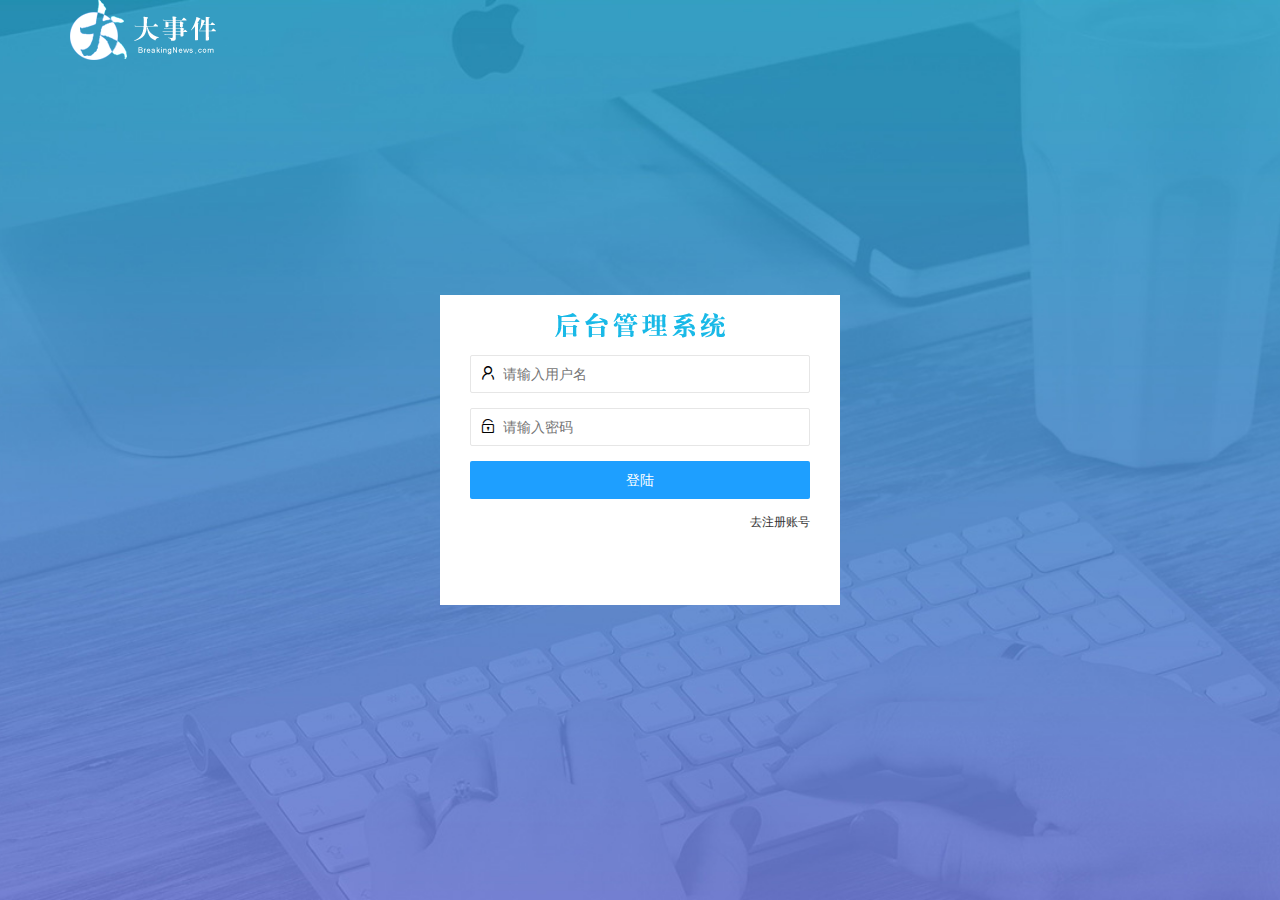
<file: login.html>
<!DOCTYPE html>
<html lang="en">
<head>
    <meta charset="UTF-8">
    <meta http-equiv="X-UA-Compatible" content="IE=edge">
    <meta name="viewport" content="width=device-width, initial-scale=1.0">
   <link rel="stylesheet" href="./assets/css/login.css">
    <link rel="stylesheet" href="./assets/lib/layui/css/layui.css">
   <title>大事件登陆、注册</title>

</head>
<body>
    <div class="logo layui-main">
        <img src="./assets/images/logo.png" alt="">
    </div>
    <div class="loginAndRegBox">
        <div class="title-box"></div>
        <!-- 登陆div -->
        <div class="login-box">
            <form class="layui-form" id="form-login">
                <div class="layui-form-item">
                    <i class="layui-icon layui-icon-username"></i> 
                    <input type="text" name="username" required  lay-verify="required" placeholder="请输入用户名" autocomplete="off" class="layui-input">
                </div>
                <div class="layui-form-item">
                    <i class="layui-icon layui-icon-password"></i> 
                    <input type="password" name="password" required  lay-verify="required|pwd" placeholder="请输入密码" autocomplete="off" class="layui-input">
                </div>
                <div class="layui-form-item">
                    <button class="layui-btn layui-btn-fluid layui-btn layui-btn-normal" lay-submit lay-filter="formDemo">登陆</button>
                    
                </div>
                <div class="layui-form-item links">
                    <a href="javascript:;" id="link-reg">去注册账号</a>
                </div>
            
            </form>
        </div>
        <!-- 注册div -->
        <div class="reg-box">
            <form class="layui-form" id="form-reg">
                <div class="layui-form-item">
                    <i class="layui-icon layui-icon-username"></i> 
                    <input type="text" name="username" required  lay-verify="required" placeholder="请输入用户名" autocomplete="off" class="layui-input">
                </div>
                <div class="layui-form-item">
                    <i class="layui-icon layui-icon-password"></i> 
                    <input type="password" name="password" required  lay-verify="required|pwd" placeholder="请输入密码" autocomplete="off" class="layui-input">
                </div>
                <div class="layui-form-item">
                    <i class="layui-icon layui-icon-password"></i> 
                    <input type="password" name="repassword" required  lay-verify="required|pwd|repwd" placeholder="请再次确认密码" autocomplete="off" class="layui-input">
                </div>
                <div class="layui-form-item">
                    <button class="layui-btn layui-btn-fluid layui-btn layui-btn-normal" lay-submit lay-filter="formDemo">注册</button>
                    
                </div>
                <div class="layui-form-item links">
                    <a href="javascript:;" id="link-login">去登陆</a>
                </div>
            
            </form>
        </div>
    </div>
    <script src="./assets/lib/layui/layui.all.js"></script>
    <script src="./assets/lib/jquery.js"></script>
    <script src="./assets/js/baseURL.js"></script>
    <script src="./assets/js/login.js"></script>
</body>
</html>
</file>
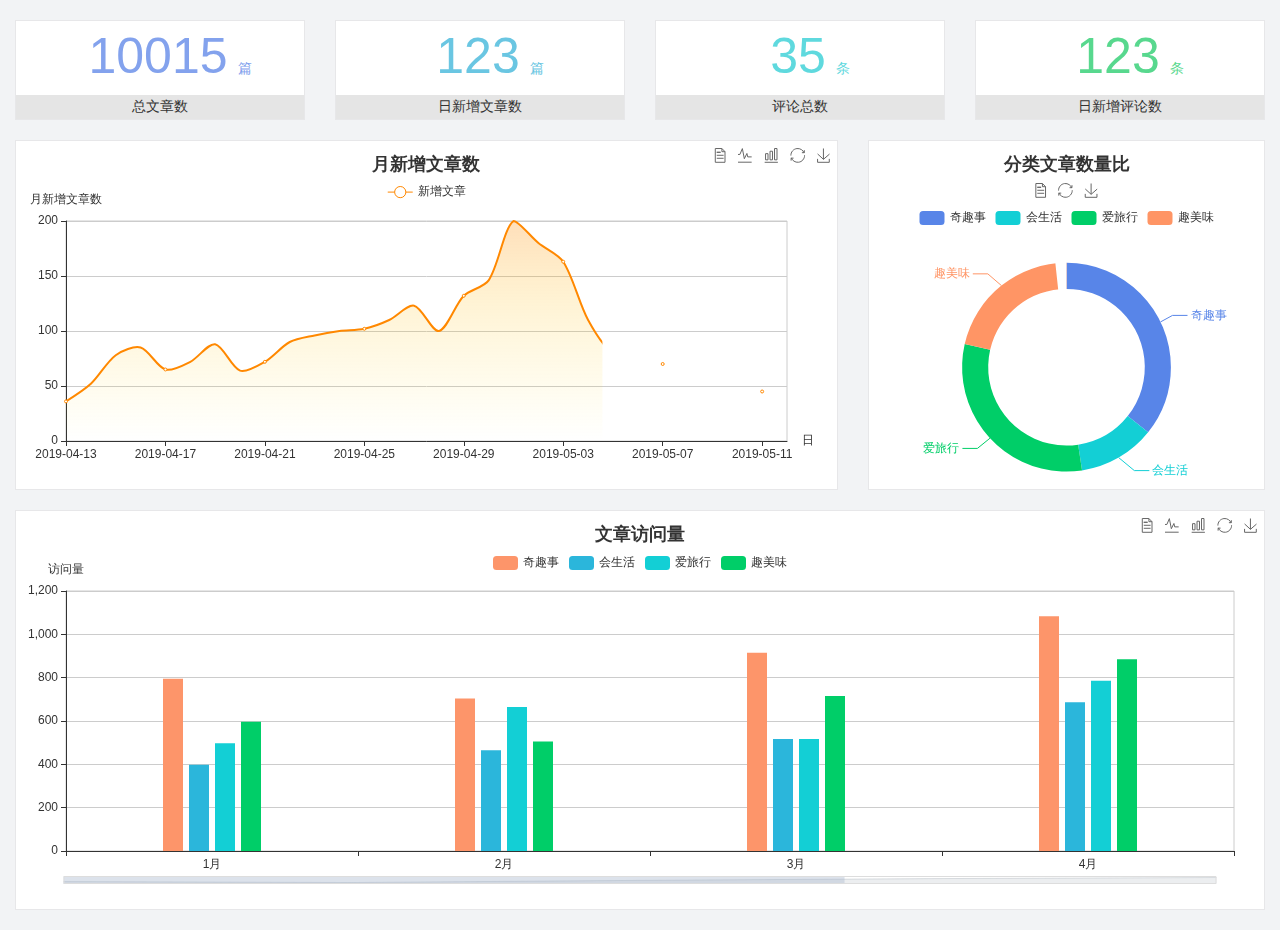
<file: home/dashboard.html>
<!DOCTYPE html>
<html lang="en">

<head>
  <meta charset="UTF-8">
  <meta name="viewport" content="width=device-width, initial-scale=1.0">
  <meta http-equiv="X-UA-Compatible" content="ie=edge">
  <title>图表统计</title>
  <link rel="stylesheet" href="../assets/lib/bootstrap.css" />
  <link rel="stylesheet" href="../assets/lib/main.css" />
  <script src="../assets/lib/jquery.js"></script>
  <script type="text/javascript" src="../assets/lib/echarts.min.js"></script>
</head>

<body>
  <div class="container-fluid">
    <div class="row spannel_list">
      <div class="col-sm-3 col-xs-6">
        <div class="spannel">
          <em>10015</em><span>篇</span>
          <b>总文章数</b>
        </div>
      </div>
      <div class="col-sm-3 col-xs-6">
        <div class="spannel scolor01">
          <em>123</em><span>篇</span>
          <b>日新增文章数</b>
        </div>
      </div>
      <div class="col-sm-3 col-xs-6">
        <div class="spannel scolor02">
          <em>35</em><span>条</span>
          <b>评论总数</b>
        </div>
      </div>
      <div class="col-sm-3 col-xs-6">
        <div class="spannel scolor03">
          <em>123</em><span>条</span>
          <b>日新增评论数</b>
        </div>
      </div>
    </div>
  </div>

  <div class="container-fluid">
    <div class="row curve-pie">
      <div class="col-lg-8 col-md-8">
        <div class="gragh_pannel" id="curve_show"></div>
      </div>
      <div class="col-lg-4 col-md-4">
        <div class="gragh_pannel" id="pie_show"></div>
      </div>
    </div>
  </div>

  <div class="container-fluid">
    <div class="column_pannel" id="column_show"></div>
  </div>

  <script>
    var oChart = echarts.init(document.getElementById('curve_show'));
    var aList_all = [
      { 'count': 36, 'date': '2019-04-13' },
      { 'count': 52, 'date': '2019-04-14' },
      { 'count': 78, 'date': '2019-04-15' },
      { 'count': 85, 'date': '2019-04-16' },
      { 'count': 65, 'date': '2019-04-17' },
      { 'count': 72, 'date': '2019-04-18' },
      { 'count': 88, 'date': '2019-04-19' },
      { 'count': 64, 'date': '2019-04-20' },
      { 'count': 72, 'date': '2019-04-21' },
      { 'count': 90, 'date': '2019-04-22' },
      { 'count': 96, 'date': '2019-04-23' },
      { 'count': 100, 'date': '2019-04-24' },
      { 'count': 102, 'date': '2019-04-25' },
      { 'count': 110, 'date': '2019-04-26' },
      { 'count': 123, 'date': '2019-04-27' },
      { 'count': 100, 'date': '2019-04-28' },
      { 'count': 132, 'date': '2019-04-29' },
      { 'count': 146, 'date': '2019-04-30' },
      { 'count': 200, 'date': '2019-05-01' },
      { 'count': 180, 'date': '2019-05-02' },
      { 'count': 163, 'date': '2019-05-03' },
      { 'count': 110, 'date': '2019-05-04' },
      { 'count': 80, 'date': '2019-05-05' },
      { 'count': 82, 'date': '2019-05-06' },
      { 'count': 70, 'date': '2019-05-07' },
      { 'count': 65, 'date': '2019-05-08' },
      { 'count': 54, 'date': '2019-05-09' },
      { 'count': 40, 'date': '2019-05-10' },
      { 'count': 45, 'date': '2019-05-11' },
      { 'count': 38, 'date': '2019-05-12' },
    ];

    let aCount = [];
    let aDate = [];

    for (var i = 0; i < aList_all.length; i++) {
      aCount.push(aList_all[i].count);
      aDate.push(aList_all[i].date);
    }

    var chartopt = {
      title: {
        text: '月新增文章数',
        left: 'center',
        top: '10'
      },
      tooltip: {
        trigger: 'axis'
      },
      legend: {
        data: ['新增文章'],
        top: '40'
      },
      toolbox: {
        show: true,
        feature: {
          mark: { show: true },
          dataView: { show: true, readOnly: false },
          magicType: { show: true, type: ['line', 'bar'] },
          restore: { show: true },
          saveAsImage: { show: true }
        }
      },
      calculable: true,
      xAxis: [
        {
          name: '日',
          type: 'category',
          boundaryGap: false,
          data: aDate
        }
      ],
      yAxis: [
        {
          name: '月新增文章数',
          type: 'value'
        }
      ],
      series: [
        {
          name: '新增文章',
          type: 'line',
          smooth: true,
          itemStyle: { normal: { areaStyle: { type: 'default' }, color: '#f80' }, lineStyle: { color: '#f80' } },
          data: aCount
        }],
      areaStyle: {
        normal: {
          color: new echarts.graphic.LinearGradient(0, 0, 0, 1, [{
            offset: 0,
            color: 'rgba(255,136,0,0.39)'
          }, {
            offset: .34,
            color: 'rgba(255,180,0,0.25)'
          }, {
            offset: 1,
            color: 'rgba(255,222,0,0.00)'
          }])

        }
      },
      grid: {
        show: true,
        x: 50,
        x2: 50,
        y: 80,
        height: 220
      }
    };

    oChart.setOption(chartopt);


    var oPie = echarts.init(document.getElementById('pie_show'));
    var oPieopt =
    {
      title: {
        top: 10,
        text: '分类文章数量比',
        x: 'center'
      },
      tooltip: {
        trigger: 'item',
        formatter: "{a} <br/>{b} : {c} ({d}%)"
      },
      color: ['#5885e8', '#13cfd5', '#00ce68', '#ff9565'],
      legend: {
        x: 'center',
        top: 65,
        data: ['奇趣事', '会生活', '爱旅行', '趣美味']
      },
      toolbox: {
        show: true,
        x: 'center',
        top: 35,
        feature: {
          mark: { show: true },
          dataView: { show: true, readOnly: false },
          magicType: {
            show: true,
            type: ['pie', 'funnel'],
            option: {
              funnel: {
                x: '25%',
                width: '50%',
                funnelAlign: 'left',
                max: 1548
              }
            }
          },
          restore: { show: true },
          saveAsImage: { show: true }
        }
      },
      calculable: true,
      series: [
        {
          name: '访问来源',
          type: 'pie',
          radius: ['45%', '60%'],
          center: ['50%', '65%'],
          data: [
            { value: 300, name: '奇趣事' },
            { value: 100, name: '会生活' },
            { value: 260, name: '爱旅行' },
            { value: 180, name: '趣美味' }
          ]
        }
      ]
    };
    oPie.setOption(oPieopt);



    var oColumn = this.echarts.init(document.getElementById('column_show'));
    var oColumnopt =
    {
      title: {
        text: '文章访问量',
        left: 'center',
        top: '10'
      },
      tooltip: {
        trigger: 'axis'
      },
      legend: {
        data: ['奇趣事', '会生活', '爱旅行', '趣美味'],
        top: '40'
      },
      toolbox: {
        show: true,
        feature: {
          mark: { show: true },
          dataView: { show: true, readOnly: false },
          magicType: { show: true, type: ['line', 'bar'] },
          restore: { show: true },
          saveAsImage: { show: true }
        }
      },
      calculable: true,
      xAxis: [
        {
          type: 'category',
          data: ['1月', '2月', '3月', '4月', '5月']
        }
      ],
      yAxis: [
        {
          name: '访问量',
          type: 'value'
        }
      ],
      series: [
        {
          name: '奇趣事',
          type: 'bar',
          barWidth: 20,
          itemStyle: {
            normal: { areaStyle: { type: 'default' }, color: '#fd956a' }
          },
          data: [800, 708, 920, 1090, 1200]
        },
        {
          name: '会生活',
          type: 'bar',
          barWidth: 20,
          itemStyle: {
            normal: { areaStyle: { type: 'default' }, color: '#2bb6db' }
          },
          data: [400, 468, 520, 690, 800]
        },
        {
          name: '爱旅行',
          type: 'bar',
          barWidth: 20,
          itemStyle: {
            normal: { areaStyle: { type: 'default' }, color: '#13cfd5' }
          },
          data: [500, 668, 520, 790, 900]
        },
        {
          name: '趣美味',
          type: 'bar',
          barWidth: 20,
          itemStyle: {
            normal: { areaStyle: { type: 'default' }, color: '#00ce68' }
          },
          data: [600, 508, 720, 890, 1000]
        }
      ],
      grid: {
        show: true,
        x: 50,
        x2: 30,
        y: 80,
        height: 260
      },
      dataZoom: [//给x轴设置滚动条
        {
          start: 0,//默认为0
          end: 100 - 1000 / 31,//默认为100
          type: 'slider',
          show: true,
          xAxisIndex: [0],
          handleSize: 0,//滑动条的 左右2个滑动条的大小
          height: 8,//组件高度
          left: 45, //左边的距离
          right: 50,//右边的距离
          bottom: 26,//右边的距离
          handleColor: '#ddd',//h滑动图标的颜色
          handleStyle: {
            borderColor: "#cacaca",
            borderWidth: "1",
            shadowBlur: 2,
            background: "#ddd",
            shadowColor: "#ddd",
          }
        }]
    };
    oColumn.setOption(oColumnopt);
  </script>
</body>

</html>
</file>
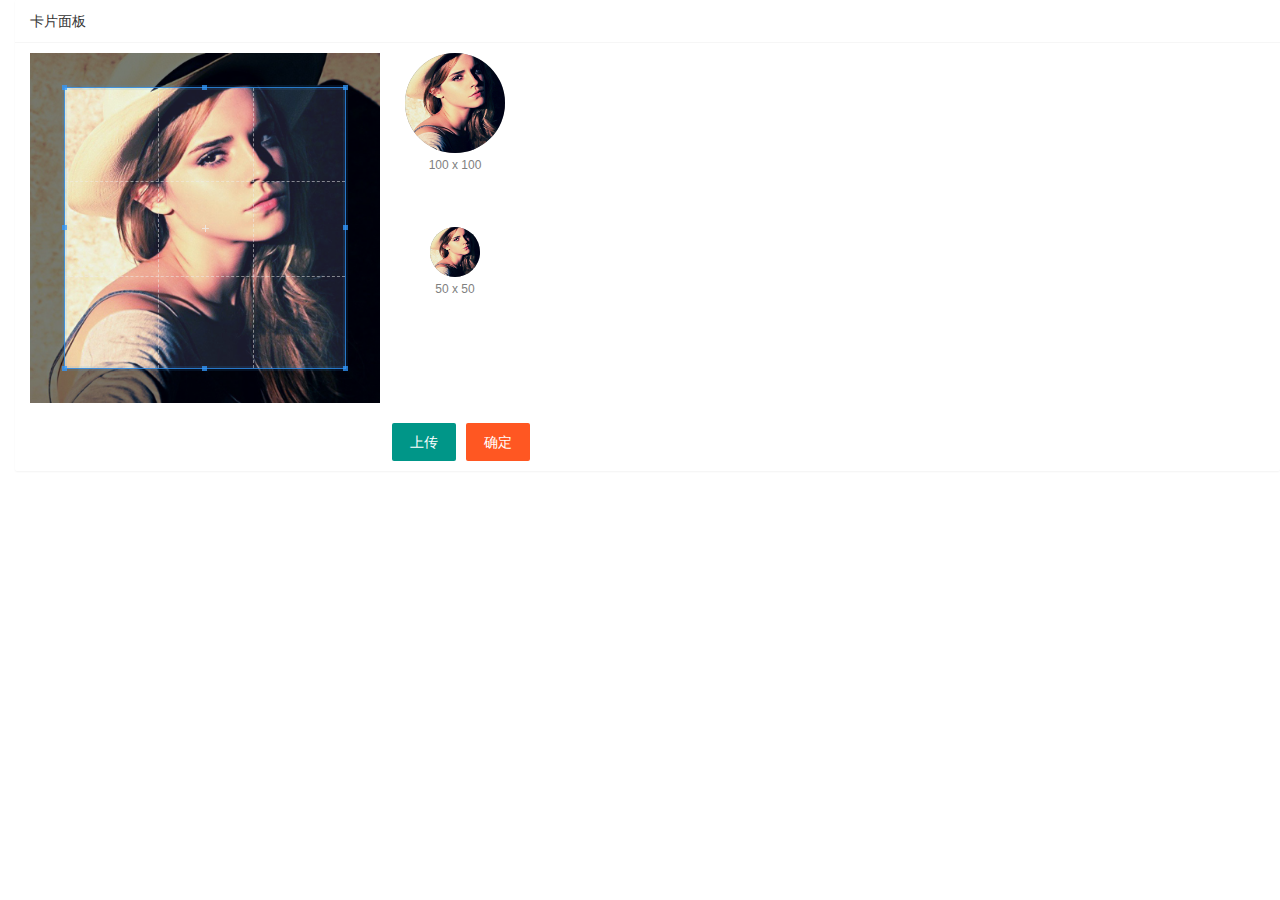
<file: user/avatar.html>
<!DOCTYPE html>
<html lang="en">

<head>
    <meta charset="UTF-8">
    <meta http-equiv="X-UA-Compatible" content="IE=edge">
    <meta name="viewport" content="width=device-width, initial-scale=1.0">
    <link rel="stylesheet" href="../assets/lib/layui/css/layui.css">
    <link rel="stylesheet" href="../assets/lib/cropper/cropper.css">
    <link rel="stylesheet" href="../assets/css/avatar.css">
    <title>更换头像</title>
</head>

<body>
    <div class="layui-card">
        <div class="layui-card-header">卡片面板</div>
        <div class="layui-card-body">
            <!-- 第一行的图片裁剪和预览区域 -->
            <div class="row1">
                <!-- 图片裁剪区域 -->
                <div class="cropper-box">
                    <!-- 这个 img 标签很重要，将来会把它初始化为裁剪区域 -->
                    <img id="image" src="/assets/images/sample.jpg" />
                </div>
                <!-- 图片的预览区域 -->
                <div class="preview-box">
                    <div>
                        <!-- 宽高为 100px 的预览区域 -->
                        <div class="img-preview w100"></div>
                        <p class="size">100 x 100</p>
                    </div>
                    <div>
                        <!-- 宽高为 50px 的预览区域 -->
                        <div class="img-preview w50"></div>
                        <p class="size">50 x 50</p>
                    </div>
                </div>
            </div>

            <!-- 第二行的按钮区域 -->
            <div class="row2">
                <input type="file" accept="image/png,image/jpeg" style="display: none;" id="file">
                <button type="button" class="layui-btn" id="upload_img">上传</button>
                <button type="button" class="layui-btn layui-btn-danger" id="commit">确定</button>
            </div>
        </div>
    </div>
    <script src="/assets/lib/jquery.js"></script>
    <script src="/assets/lib/cropper/Cropper.js"></script>
    <script src="/assets/lib/cropper/jquery-cropper.js"></script>
    <script src="/assets/lib/layui/layui.all.js"></script>
    <script src="/assets/js/baseURL.js"></script>
    <script src="/assets/js/user/avatar.js"></script>
</body>

</html>
</file>
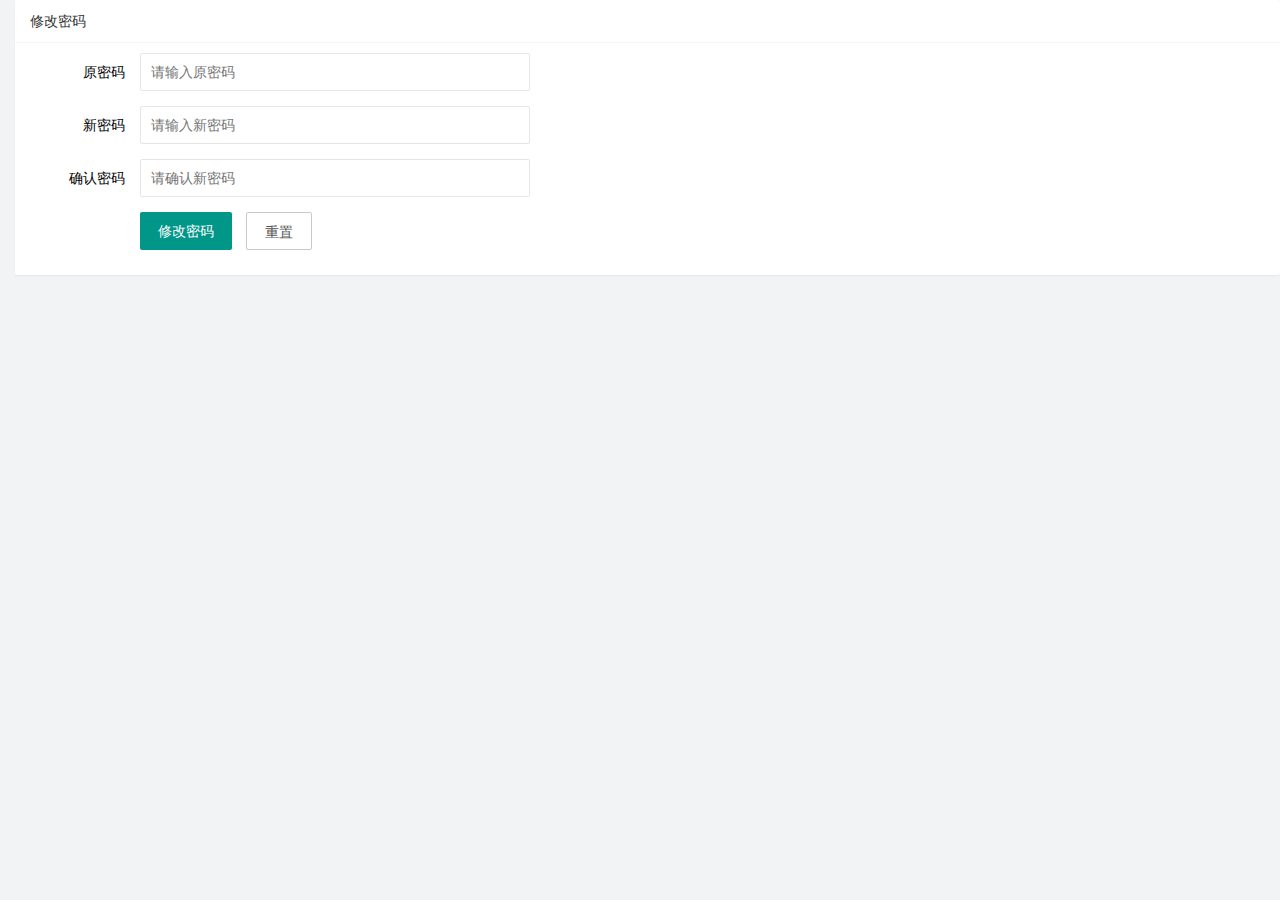
<file: user/repwd.html>
<!DOCTYPE html>
<html lang="en">
<head>
    <meta charset="UTF-8">
    <meta http-equiv="X-UA-Compatible" content="IE=edge">
    <meta name="viewport" content="width=device-width, initial-scale=1.0">
    <link rel="stylesheet" href="../assets/lib/layui/css/layui.css">
    <link rel="stylesheet" href="../assets/css/repwd.css">
    <title>重置密码</title>
</head>
<body>
    <div class="layui-card">
        <div class="layui-card-header">修改密码</div>
        <div class="layui-card-body" style="width: 500px;">
            <form class="layui-form" id="form_pwd">
                <div class="layui-form-item">
                  <label class="layui-form-label">原密码</label>
                  <div class="layui-input-block">
                    <input type="password" name="oldPwd" required  lay-verify="required|pwd" placeholder="请输入原密码" autocomplete="off" class="layui-input">
                  </div>
                </div>
                <div class="layui-form-item">
                    <label class="layui-form-label">新密码</label>
                    <div class="layui-input-block">
                      <input type="password" name="newPwd" required  lay-verify="required|pwd|newpwd" placeholder="请输入新密码" autocomplete="off" class="layui-input">
                    </div>
                  </div>
                  <div class="layui-form-item">
                    <label class="layui-form-label">确认密码</label>
                    <div class="layui-input-block">
                      <input type="password" name="rePwd" required  lay-verify="required|pwd|oldpwd" placeholder="请确认新密码" autocomplete="off" class="layui-input">
                    </div>
                  </div>
                  <div class="layui-form-item">
                    <div class="layui-input-block">
                      <button class="layui-btn" lay-submit lay-filter="formDemo">修改密码</button>
                      <button  type="reset" class="layui-btn layui-btn-primary">重置</button>
                    </div>
                  </div>
            </form>
        </div>
      </div>
      <script src="../assets/lib/layui/layui.all.js"></script>
      <script src="../assets/lib/jquery.js"></script>
      <script src="../assets/js/baseURL.js"></script>
      <script src="../assets/js/user/repwd.js"></script>
</body>
</html>
</file>
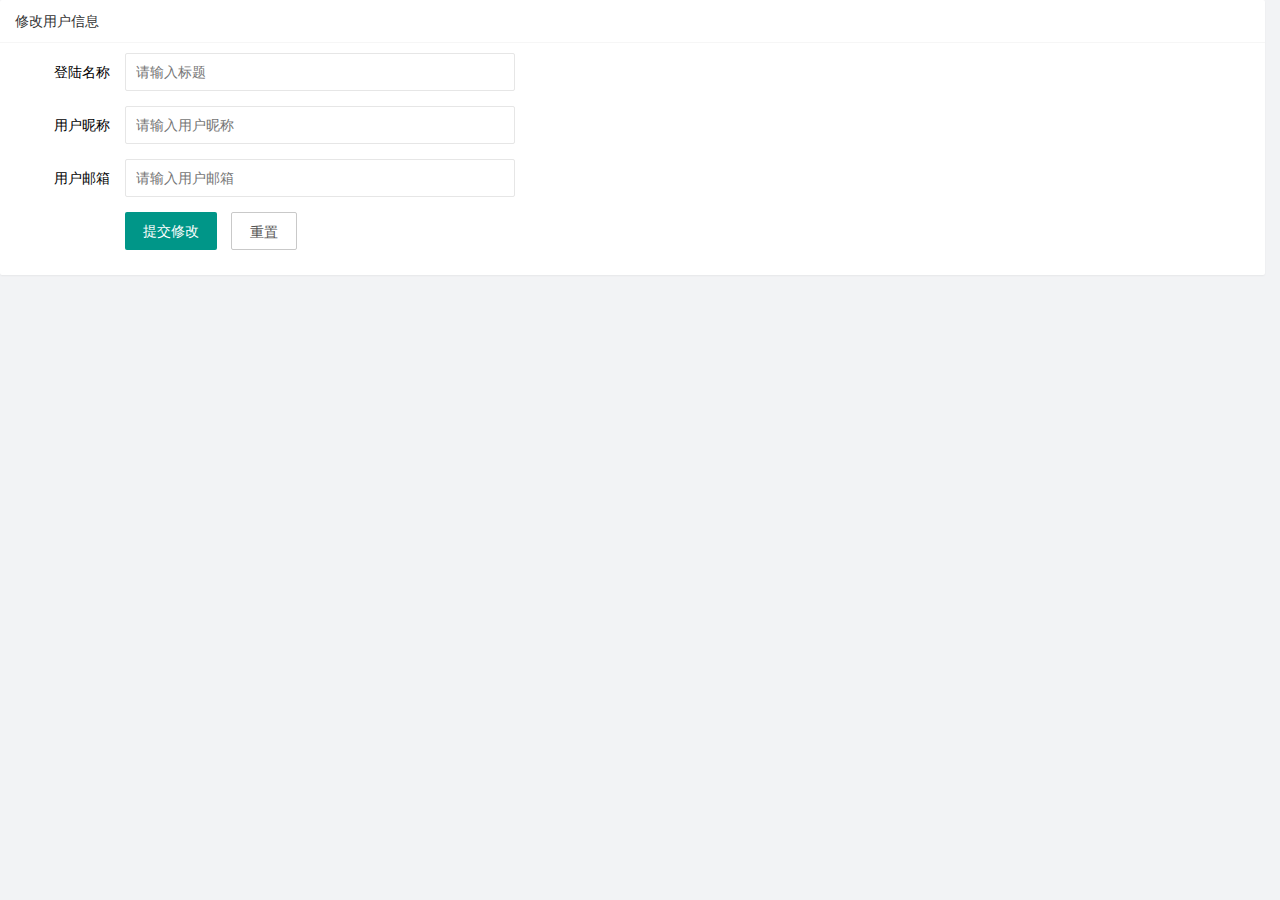
<file: user/user_info.html>
<!DOCTYPE html>
<html lang="en">
<head>
    <meta charset="UTF-8">
    <meta http-equiv="X-UA-Compatible" content="IE=edge">
    <meta name="viewport" content="width=device-width, initial-scale=1.0">
    <link rel="stylesheet" href="../assets/lib/layui/css/layui.css">
    <link rel="stylesheet" href="../assets/css/user_info.css">
    
    <title>基本资料</title>
</head>
<body>
    <div class="layui-card">
        <div class="layui-card-header">修改用户信息</div>
        <div class="layui-card-body" style="width: 500px;">
            <form class="layui-form" lay-filter="userinfo">
                <input type="hidden" name="id">
                <div class="layui-form-item">
                  <label class="layui-form-label">登陆名称</label>
                  <div class="layui-input-block">
                    <input type="text" name="username" required  lay-verify="required" placeholder="请输入标题" autocomplete="off" class="layui-input" readonly>
                  </div>
                </div>
                <div class="layui-form-item">
                    <label class="layui-form-label">用户昵称</label>
                    <div class="layui-input-block">
                      <input type="text" name="nickname" required  lay-verify="required|nickname" placeholder="请输入用户昵称" autocomplete="off" class="layui-input">
                    </div>
                  </div>
                  <div class="layui-form-item">
                    <label class="layui-form-label">用户邮箱</label>
                    <div class="layui-input-block">
                      <input type="text" name="email" required  lay-verify="required|email" placeholder="请输入用户邮箱" autocomplete="off" class="layui-input">
                    </div>
                  </div>
                  <div class="layui-form-item">
                    <div class="layui-input-block">
                      <button class="layui-btn" lay-submit lay-filter="formDemo">提交修改</button>
                      <button type="reset" class="layui-btn layui-btn-primary resetinfo">重置</button>
                    </div>
                  </div>
                </form>
        </div>
      </div>
      <script src="../assets/lib/layui/layui.all.js"></script>
      <script src="../assets/lib/jquery.js"></script>
      <script src="../assets/js/baseURL.js"></script>
      <script src="../assets/js/user/user_info.js"></script>
</body>
</html>
</file>
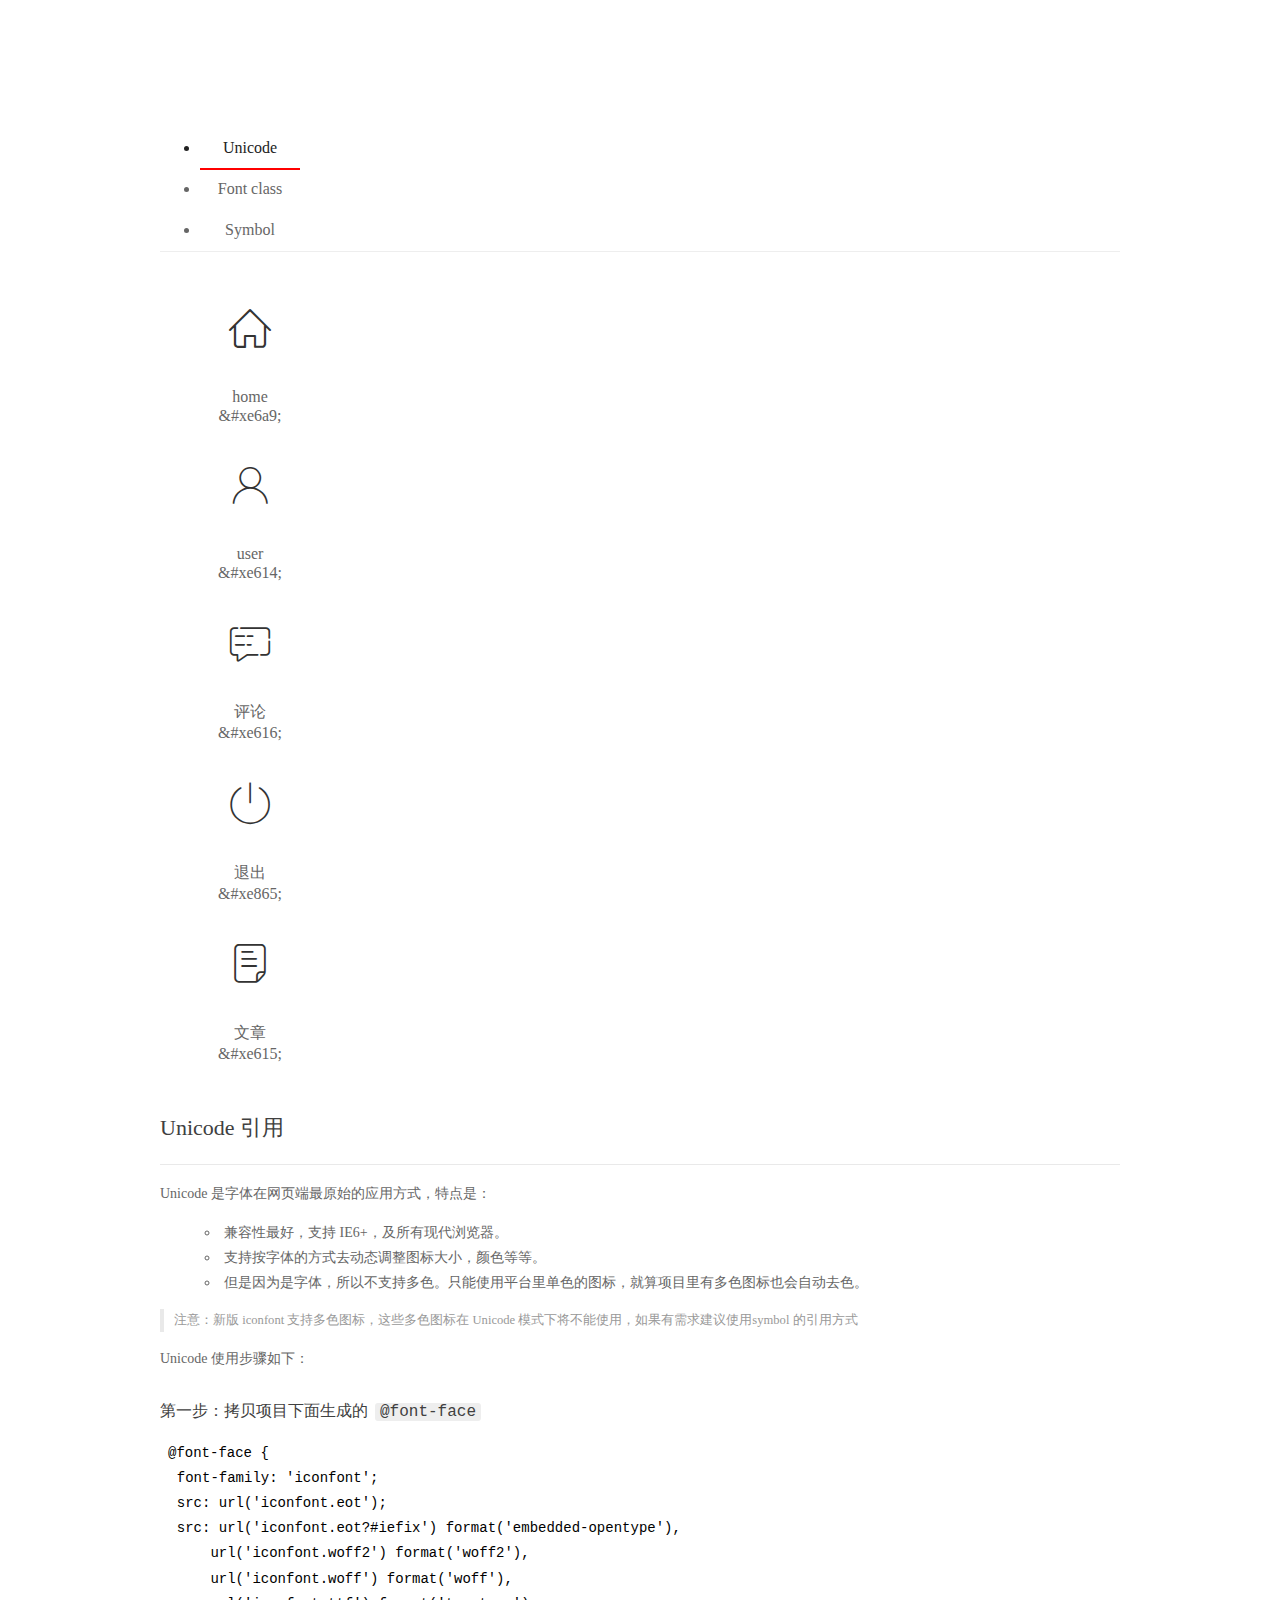
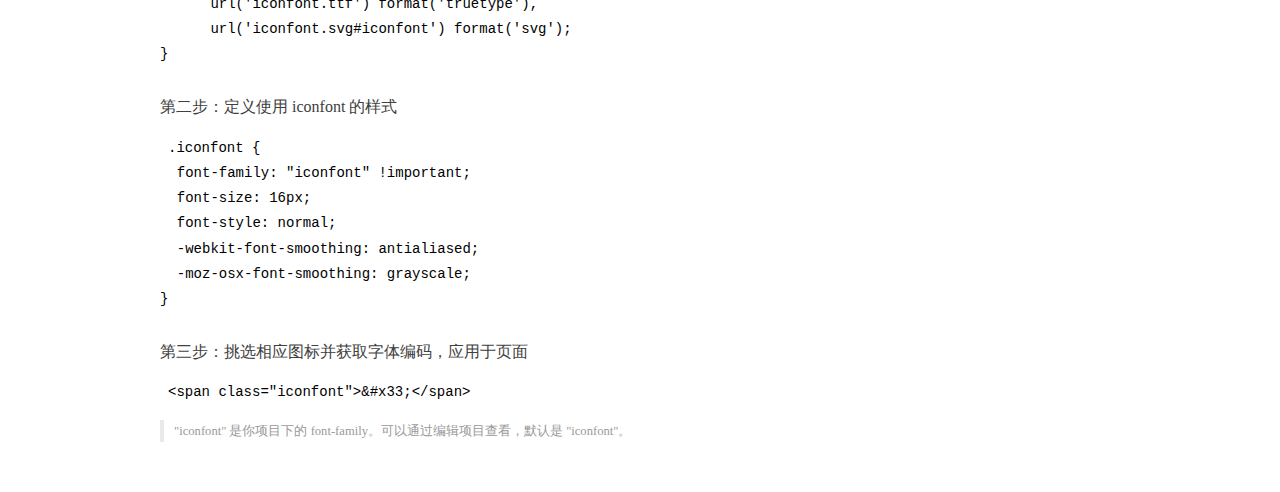
<file: assets/fonts/demo_index.html>
<!DOCTYPE html>
<html>
<head>
  <meta charset="utf-8"/>
  <title>IconFont Demo</title>
  <link rel="shortcut icon" href="https://gtms04.alicdn.com/tps/i4/TB1_oz6GVXXXXaFXpXXJDFnIXXX-64-64.ico" type="image/x-icon"/>
  <link rel="stylesheet" href="https://g.alicdn.com/thx/cube/1.3.2/cube.min.css">
  <link rel="stylesheet" href="demo.css">
  <link rel="stylesheet" href="iconfont.css">
  <script src="iconfont.js"></script>
  <!-- jQuery -->
  <script src="https://a1.alicdn.com/oss/uploads/2018/12/26/7bfddb60-08e8-11e9-9b04-53e73bb6408b.js"></script>
  <!-- 代码高亮 -->
  <script src="https://a1.alicdn.com/oss/uploads/2018/12/26/a3f714d0-08e6-11e9-8a15-ebf944d7534c.js"></script>
</head>
<body>
  <div class="main">
    <h1 class="logo"><a href="https://www.iconfont.cn/" title="iconfont 首页" target="_blank">&#xe86b;</a></h1>
    <div class="nav-tabs">
      <ul id="tabs" class="dib-box">
        <li class="dib active"><span>Unicode</span></li>
        <li class="dib"><span>Font class</span></li>
        <li class="dib"><span>Symbol</span></li>
      </ul>
      
    </div>
    <div class="tab-container">
      <div class="content unicode" style="display: block;">
          <ul class="icon_lists dib-box">
          
            <li class="dib">
              <span class="icon iconfont">&#xe6a9;</span>
                <div class="name">home</div>
                <div class="code-name">&amp;#xe6a9;</div>
              </li>
          
            <li class="dib">
              <span class="icon iconfont">&#xe614;</span>
                <div class="name">user</div>
                <div class="code-name">&amp;#xe614;</div>
              </li>
          
            <li class="dib">
              <span class="icon iconfont">&#xe616;</span>
                <div class="name">评论</div>
                <div class="code-name">&amp;#xe616;</div>
              </li>
          
            <li class="dib">
              <span class="icon iconfont">&#xe865;</span>
                <div class="name">退出</div>
                <div class="code-name">&amp;#xe865;</div>
              </li>
          
            <li class="dib">
              <span class="icon iconfont">&#xe615;</span>
                <div class="name">文章</div>
                <div class="code-name">&amp;#xe615;</div>
              </li>
          
          </ul>
          <div class="article markdown">
          <h2 id="unicode-">Unicode 引用</h2>
          <hr>

          <p>Unicode 是字体在网页端最原始的应用方式，特点是：</p>
          <ul>
            <li>兼容性最好，支持 IE6+，及所有现代浏览器。</li>
            <li>支持按字体的方式去动态调整图标大小，颜色等等。</li>
            <li>但是因为是字体，所以不支持多色。只能使用平台里单色的图标，就算项目里有多色图标也会自动去色。</li>
          </ul>
          <blockquote>
            <p>注意：新版 iconfont 支持多色图标，这些多色图标在 Unicode 模式下将不能使用，如果有需求建议使用symbol 的引用方式</p>
          </blockquote>
          <p>Unicode 使用步骤如下：</p>
          <h3 id="-font-face">第一步：拷贝项目下面生成的 <code>@font-face</code></h3>
<pre><code class="language-css"
>@font-face {
  font-family: 'iconfont';
  src: url('iconfont.eot');
  src: url('iconfont.eot?#iefix') format('embedded-opentype'),
      url('iconfont.woff2') format('woff2'),
      url('iconfont.woff') format('woff'),
      url('iconfont.ttf') format('truetype'),
      url('iconfont.svg#iconfont') format('svg');
}
</code></pre>
          <h3 id="-iconfont-">第二步：定义使用 iconfont 的样式</h3>
<pre><code class="language-css"
>.iconfont {
  font-family: "iconfont" !important;
  font-size: 16px;
  font-style: normal;
  -webkit-font-smoothing: antialiased;
  -moz-osx-font-smoothing: grayscale;
}
</code></pre>
          <h3 id="-">第三步：挑选相应图标并获取字体编码，应用于页面</h3>
<pre>
<code class="language-html"
>&lt;span class="iconfont"&gt;&amp;#x33;&lt;/span&gt;
</code></pre>
          <blockquote>
            <p>"iconfont" 是你项目下的 font-family。可以通过编辑项目查看，默认是 "iconfont"。</p>
          </blockquote>
          </div>
      </div>
      <div class="content font-class">
        <ul class="icon_lists dib-box">
          
          <li class="dib">
            <span class="icon iconfont icon-home"></span>
            <div class="name">
              home
            </div>
            <div class="code-name">.icon-home
            </div>
          </li>
          
          <li class="dib">
            <span class="icon iconfont icon-user"></span>
            <div class="name">
              user
            </div>
            <div class="code-name">.icon-user
            </div>
          </li>
          
          <li class="dib">
            <span class="icon iconfont icon-pinglun"></span>
            <div class="name">
              评论
            </div>
            <div class="code-name">.icon-pinglun
            </div>
          </li>
          
          <li class="dib">
            <span class="icon iconfont icon-tuichu"></span>
            <div class="name">
              退出
            </div>
            <div class="code-name">.icon-tuichu
            </div>
          </li>
          
          <li class="dib">
            <span class="icon iconfont icon-16"></span>
            <div class="name">
              文章
            </div>
            <div class="code-name">.icon-16
            </div>
          </li>
          
        </ul>
        <div class="article markdown">
        <h2 id="font-class-">font-class 引用</h2>
        <hr>

        <p>font-class 是 Unicode 使用方式的一种变种，主要是解决 Unicode 书写不直观，语意不明确的问题。</p>
        <p>与 Unicode 使用方式相比，具有如下特点：</p>
        <ul>
          <li>兼容性良好，支持 IE8+，及所有现代浏览器。</li>
          <li>相比于 Unicode 语意明确，书写更直观。可以很容易分辨这个 icon 是什么。</li>
          <li>因为使用 class 来定义图标，所以当要替换图标时，只需要修改 class 里面的 Unicode 引用。</li>
          <li>不过因为本质上还是使用的字体，所以多色图标还是不支持的。</li>
        </ul>
        <p>使用步骤如下：</p>
        <h3 id="-fontclass-">第一步：引入项目下面生成的 fontclass 代码：</h3>
<pre><code class="language-html">&lt;link rel="stylesheet" href="./iconfont.css"&gt;
</code></pre>
        <h3 id="-">第二步：挑选相应图标并获取类名，应用于页面：</h3>
<pre><code class="language-html">&lt;span class="iconfont icon-xxx"&gt;&lt;/span&gt;
</code></pre>
        <blockquote>
          <p>"
            iconfont" 是你项目下的 font-family。可以通过编辑项目查看，默认是 "iconfont"。</p>
        </blockquote>
      </div>
      </div>
      <div class="content symbol">
          <ul class="icon_lists dib-box">
          
            <li class="dib">
                <svg class="icon svg-icon" aria-hidden="true">
                  <use xlink:href="#icon-home"></use>
                </svg>
                <div class="name">home</div>
                <div class="code-name">#icon-home</div>
            </li>
          
            <li class="dib">
                <svg class="icon svg-icon" aria-hidden="true">
                  <use xlink:href="#icon-user"></use>
                </svg>
                <div class="name">user</div>
                <div class="code-name">#icon-user</div>
            </li>
          
            <li class="dib">
                <svg class="icon svg-icon" aria-hidden="true">
                  <use xlink:href="#icon-pinglun"></use>
                </svg>
                <div class="name">评论</div>
                <div class="code-name">#icon-pinglun</div>
            </li>
          
            <li class="dib">
                <svg class="icon svg-icon" aria-hidden="true">
                  <use xlink:href="#icon-tuichu"></use>
                </svg>
                <div class="name">退出</div>
                <div class="code-name">#icon-tuichu</div>
            </li>
          
            <li class="dib">
                <svg class="icon svg-icon" aria-hidden="true">
                  <use xlink:href="#icon-16"></use>
                </svg>
                <div class="name">文章</div>
                <div class="code-name">#icon-16</div>
            </li>
          
          </ul>
          <div class="article markdown">
          <h2 id="symbol-">Symbol 引用</h2>
          <hr>

          <p>这是一种全新的使用方式，应该说这才是未来的主流，也是平台目前推荐的用法。相关介绍可以参考这篇<a href="">文章</a>
            这种用法其实是做了一个 SVG 的集合，与另外两种相比具有如下特点：</p>
          <ul>
            <li>支持多色图标了，不再受单色限制。</li>
            <li>通过一些技巧，支持像字体那样，通过 <code>font-size</code>, <code>color</code> 来调整样式。</li>
            <li>兼容性较差，支持 IE9+，及现代浏览器。</li>
            <li>浏览器渲染 SVG 的性能一般，还不如 png。</li>
          </ul>
          <p>使用步骤如下：</p>
          <h3 id="-symbol-">第一步：引入项目下面生成的 symbol 代码：</h3>
<pre><code class="language-html">&lt;script src="./iconfont.js"&gt;&lt;/script&gt;
</code></pre>
          <h3 id="-css-">第二步：加入通用 CSS 代码（引入一次就行）：</h3>
<pre><code class="language-html">&lt;style&gt;
.icon {
  width: 1em;
  height: 1em;
  vertical-align: -0.15em;
  fill: currentColor;
  overflow: hidden;
}
&lt;/style&gt;
</code></pre>
          <h3 id="-">第三步：挑选相应图标并获取类名，应用于页面：</h3>
<pre><code class="language-html">&lt;svg class="icon" aria-hidden="true"&gt;
  &lt;use xlink:href="#icon-xxx"&gt;&lt;/use&gt;
&lt;/svg&gt;
</code></pre>
          </div>
      </div>

    </div>
  </div>
  <script>
  $(document).ready(function () {
      $('.tab-container .content:first').show()

      $('#tabs li').click(function (e) {
        var tabContent = $('.tab-container .content')
        var index = $(this).index()

        if ($(this).hasClass('active')) {
          return
        } else {
          $('#tabs li').removeClass('active')
          $(this).addClass('active')

          tabContent.hide().eq(index).fadeIn()
        }
      })
    })
  </script>
</body>
</html>
</file>
<file: assets/css/login.css>
html,boby{
    margin: 0;
    padding: 0;
    width: 100%;
    height: 100%;
    background: url(../images/login_bg.jpg) no-repeat center;
    background-size: cover;
}
.loginAndRegBox{
    position: absolute;
    top: 50%;
    left: 50%;
    transform: translate(-50%,-50%);
    width: 400px;
    height: 310px;
    background-color: #fff;
}
.title-box{
    height: 60px;
    background: url(../images/login_title.png) no-repeat center;
}
.reg-box{
    display: none;
}
.layui-form{
    padding: 0 30px;
}
.links{
    display: flex;
    justify-content: flex-end;
    font-size: 12px;
}
.layui-form-item{
    position: relative;
}
.layui-form-item .layui-icon{
    position: absolute;
    left: 10px;
    top: 10px;
}
.layui-form-item .layui-input{
    padding-left: 32px;
}
</file>
<file: assets/lib/layui/css/layui.css>
/** layui-v2.5.5 MIT License By https://www.layui.com */
 .layui-inline,img{display:inline-block;vertical-align:middle}h1,h2,h3,h4,h5,h6{font-weight:400}.layui-edge,.layui-header,.layui-inline,.layui-main{position:relative}.layui-body,.layui-edge,.layui-elip{overflow:hidden}.layui-btn,.layui-edge,.layui-inline,img{vertical-align:middle}.layui-btn,.layui-disabled,.layui-icon,.layui-unselect{-moz-user-select:none;-webkit-user-select:none;-ms-user-select:none}.layui-elip,.layui-form-checkbox span,.layui-form-pane .layui-form-label{text-overflow:ellipsis;white-space:nowrap}.layui-breadcrumb,.layui-tree-btnGroup{visibility:hidden}blockquote,body,button,dd,div,dl,dt,form,h1,h2,h3,h4,h5,h6,input,li,ol,p,pre,td,textarea,th,ul{margin:0;padding:0;-webkit-tap-highlight-color:rgba(0,0,0,0)}a:active,a:hover{outline:0}img{border:none}li{list-style:none}table{border-collapse:collapse;border-spacing:0}h4,h5,h6{font-size:100%}button,input,optgroup,option,select,textarea{font-family:inherit;font-size:inherit;font-style:inherit;font-weight:inherit;outline:0}pre{white-space:pre-wrap;white-space:-moz-pre-wrap;white-space:-pre-wrap;white-space:-o-pre-wrap;word-wrap:break-word}body{line-height:24px;font:14px Helvetica Neue,Helvetica,PingFang SC,Tahoma,Arial,sans-serif}hr{height:1px;margin:10px 0;border:0;clear:both}a{color:#333;text-decoration:none}a:hover{color:#777}a cite{font-style:normal;*cursor:pointer}.layui-border-box,.layui-border-box *{box-sizing:border-box}.layui-box,.layui-box *{box-sizing:content-box}.layui-clear{clear:both;*zoom:1}.layui-clear:after{content:'\20';clear:both;*zoom:1;display:block;height:0}.layui-inline{*display:inline;*zoom:1}.layui-edge{display:inline-block;width:0;height:0;border-width:6px;border-style:dashed;border-color:transparent}.layui-edge-top{top:-4px;border-bottom-color:#999;border-bottom-style:solid}.layui-edge-right{border-left-color:#999;border-left-style:solid}.layui-edge-bottom{top:2px;border-top-color:#999;border-top-style:solid}.layui-edge-left{border-right-color:#999;border-right-style:solid}.layui-disabled,.layui-disabled:hover{color:#d2d2d2!important;cursor:not-allowed!important}.layui-circle{border-radius:100%}.layui-show{display:block!important}.layui-hide{display:none!important}@font-face{font-family:layui-icon;src:url(../font/iconfont.eot?v=250);src:url(../font/iconfont.eot?v=250#iefix) format('embedded-opentype'),url(../font/iconfont.woff2?v=250) format('woff2'),url(../font/iconfont.woff?v=250) format('woff'),url(../font/iconfont.ttf?v=250) format('truetype'),url(../font/iconfont.svg?v=250#layui-icon) format('svg')}.layui-icon{font-family:layui-icon!important;font-size:16px;font-style:normal;-webkit-font-smoothing:antialiased;-moz-osx-font-smoothing:grayscale}.layui-icon-reply-fill:before{content:"\e611"}.layui-icon-set-fill:before{content:"\e614"}.layui-icon-menu-fill:before{content:"\e60f"}.layui-icon-search:before{content:"\e615"}.layui-icon-share:before{content:"\e641"}.layui-icon-set-sm:before{content:"\e620"}.layui-icon-engine:before{content:"\e628"}.layui-icon-close:before{content:"\1006"}.layui-icon-close-fill:before{content:"\1007"}.layui-icon-chart-screen:before{content:"\e629"}.layui-icon-star:before{content:"\e600"}.layui-icon-circle-dot:before{content:"\e617"}.layui-icon-chat:before{content:"\e606"}.layui-icon-release:before{content:"\e609"}.layui-icon-list:before{content:"\e60a"}.layui-icon-chart:before{content:"\e62c"}.layui-icon-ok-circle:before{content:"\1005"}.layui-icon-layim-theme:before{content:"\e61b"}.layui-icon-table:before{content:"\e62d"}.layui-icon-right:before{content:"\e602"}.layui-icon-left:before{content:"\e603"}.layui-icon-cart-simple:before{content:"\e698"}.layui-icon-face-cry:before{content:"\e69c"}.layui-icon-face-smile:before{content:"\e6af"}.layui-icon-survey:before{content:"\e6b2"}.layui-icon-tree:before{content:"\e62e"}.layui-icon-upload-circle:before{content:"\e62f"}.layui-icon-add-circle:before{content:"\e61f"}.layui-icon-download-circle:before{content:"\e601"}.layui-icon-templeate-1:before{content:"\e630"}.layui-icon-util:before{content:"\e631"}.layui-icon-face-surprised:before{content:"\e664"}.layui-icon-edit:before{content:"\e642"}.layui-icon-speaker:before{content:"\e645"}.layui-icon-down:before{content:"\e61a"}.layui-icon-file:before{content:"\e621"}.layui-icon-layouts:before{content:"\e632"}.layui-icon-rate-half:before{content:"\e6c9"}.layui-icon-add-circle-fine:before{content:"\e608"}.layui-icon-prev-circle:before{content:"\e633"}.layui-icon-read:before{content:"\e705"}.layui-icon-404:before{content:"\e61c"}.layui-icon-carousel:before{content:"\e634"}.layui-icon-help:before{content:"\e607"}.layui-icon-code-circle:before{content:"\e635"}.layui-icon-water:before{content:"\e636"}.layui-icon-username:before{content:"\e66f"}.layui-icon-find-fill:before{content:"\e670"}.layui-icon-about:before{content:"\e60b"}.layui-icon-location:before{content:"\e715"}.layui-icon-up:before{content:"\e619"}.layui-icon-pause:before{content:"\e651"}.layui-icon-date:before{content:"\e637"}.layui-icon-layim-uploadfile:before{content:"\e61d"}.layui-icon-delete:before{content:"\e640"}.layui-icon-play:before{content:"\e652"}.layui-icon-top:before{content:"\e604"}.layui-icon-friends:before{content:"\e612"}.layui-icon-refresh-3:before{content:"\e9aa"}.layui-icon-ok:before{content:"\e605"}.layui-icon-layer:before{content:"\e638"}.layui-icon-face-smile-fine:before{content:"\e60c"}.layui-icon-dollar:before{content:"\e659"}.layui-icon-group:before{content:"\e613"}.layui-icon-layim-download:before{content:"\e61e"}.layui-icon-picture-fine:before{content:"\e60d"}.layui-icon-link:before{content:"\e64c"}.layui-icon-diamond:before{content:"\e735"}.layui-icon-log:before{content:"\e60e"}.layui-icon-rate-solid:before{content:"\e67a"}.layui-icon-fonts-del:before{content:"\e64f"}.layui-icon-unlink:before{content:"\e64d"}.layui-icon-fonts-clear:before{content:"\e639"}.layui-icon-triangle-r:before{content:"\e623"}.layui-icon-circle:before{content:"\e63f"}.layui-icon-radio:before{content:"\e643"}.layui-icon-align-center:before{content:"\e647"}.layui-icon-align-right:before{content:"\e648"}.layui-icon-align-left:before{content:"\e649"}.layui-icon-loading-1:before{content:"\e63e"}.layui-icon-return:before{content:"\e65c"}.layui-icon-fonts-strong:before{content:"\e62b"}.layui-icon-upload:before{content:"\e67c"}.layui-icon-dialogue:before{content:"\e63a"}.layui-icon-video:before{content:"\e6ed"}.layui-icon-headset:before{content:"\e6fc"}.layui-icon-cellphone-fine:before{content:"\e63b"}.layui-icon-add-1:before{content:"\e654"}.layui-icon-face-smile-b:before{content:"\e650"}.layui-icon-fonts-html:before{content:"\e64b"}.layui-icon-form:before{content:"\e63c"}.layui-icon-cart:before{content:"\e657"}.layui-icon-camera-fill:before{content:"\e65d"}.layui-icon-tabs:before{content:"\e62a"}.layui-icon-fonts-code:before{content:"\e64e"}.layui-icon-fire:before{content:"\e756"}.layui-icon-set:before{content:"\e716"}.layui-icon-fonts-u:before{content:"\e646"}.layui-icon-triangle-d:before{content:"\e625"}.layui-icon-tips:before{content:"\e702"}.layui-icon-picture:before{content:"\e64a"}.layui-icon-more-vertical:before{content:"\e671"}.layui-icon-flag:before{content:"\e66c"}.layui-icon-loading:before{content:"\e63d"}.layui-icon-fonts-i:before{content:"\e644"}.layui-icon-refresh-1:before{content:"\e666"}.layui-icon-rmb:before{content:"\e65e"}.layui-icon-home:before{content:"\e68e"}.layui-icon-user:before{content:"\e770"}.layui-icon-notice:before{content:"\e667"}.layui-icon-login-weibo:before{content:"\e675"}.layui-icon-voice:before{content:"\e688"}.layui-icon-upload-drag:before{content:"\e681"}.layui-icon-login-qq:before{content:"\e676"}.layui-icon-snowflake:before{content:"\e6b1"}.layui-icon-file-b:before{content:"\e655"}.layui-icon-template:before{content:"\e663"}.layui-icon-auz:before{content:"\e672"}.layui-icon-console:before{content:"\e665"}.layui-icon-app:before{content:"\e653"}.layui-icon-prev:before{content:"\e65a"}.layui-icon-website:before{content:"\e7ae"}.layui-icon-next:before{content:"\e65b"}.layui-icon-component:before{content:"\e857"}.layui-icon-more:before{content:"\e65f"}.layui-icon-login-wechat:before{content:"\e677"}.layui-icon-shrink-right:before{content:"\e668"}.layui-icon-spread-left:before{content:"\e66b"}.layui-icon-camera:before{content:"\e660"}.layui-icon-note:before{content:"\e66e"}.layui-icon-refresh:before{content:"\e669"}.layui-icon-female:before{content:"\e661"}.layui-icon-male:before{content:"\e662"}.layui-icon-password:before{content:"\e673"}.layui-icon-senior:before{content:"\e674"}.layui-icon-theme:before{content:"\e66a"}.layui-icon-tread:before{content:"\e6c5"}.layui-icon-praise:before{content:"\e6c6"}.layui-icon-star-fill:before{content:"\e658"}.layui-icon-rate:before{content:"\e67b"}.layui-icon-template-1:before{content:"\e656"}.layui-icon-vercode:before{content:"\e679"}.layui-icon-cellphone:before{content:"\e678"}.layui-icon-screen-full:before{content:"\e622"}.layui-icon-screen-restore:before{content:"\e758"}.layui-icon-cols:before{content:"\e610"}.layui-icon-export:before{content:"\e67d"}.layui-icon-print:before{content:"\e66d"}.layui-icon-slider:before{content:"\e714"}.layui-icon-addition:before{content:"\e624"}.layui-icon-subtraction:before{content:"\e67e"}.layui-icon-service:before{content:"\e626"}.layui-icon-transfer:before{content:"\e691"}.layui-main{width:1140px;margin:0 auto}.layui-header{z-index:1000;height:60px}.layui-header a:hover{transition:all .5s;-webkit-transition:all .5s}.layui-side{position:fixed;left:0;top:0;bottom:0;z-index:999;width:200px;overflow-x:hidden}.layui-side-scroll{position:relative;width:220px;height:100%;overflow-x:hidden}.layui-body{position:absolute;left:200px;right:0;top:0;bottom:0;z-index:998;width:auto;overflow-y:auto;box-sizing:border-box}.layui-layout-body{overflow:hidden}.layui-layout-admin .layui-header{background-color:#23262E}.layui-layout-admin .layui-side{top:60px;width:200px;overflow-x:hidden}.layui-layout-admin .layui-body{position:fixed;top:60px;bottom:44px}.layui-layout-admin .layui-main{width:auto;margin:0 15px}.layui-layout-admin .layui-footer{position:fixed;left:200px;right:0;bottom:0;height:44px;line-height:44px;padding:0 15px;background-color:#eee}.layui-layout-admin .layui-logo{position:absolute;left:0;top:0;width:200px;height:100%;line-height:60px;text-align:center;color:#009688;font-size:16px}.layui-layout-admin .layui-header .layui-nav{background:0 0}.layui-layout-left{position:absolute!important;left:200px;top:0}.layui-layout-right{position:absolute!important;right:0;top:0}.layui-container{position:relative;margin:0 auto;padding:0 15px;box-sizing:border-box}.layui-fluid{position:relative;margin:0 auto;padding:0 15px}.layui-row:after,.layui-row:before{content:'';display:block;clear:both}.layui-col-lg1,.layui-col-lg10,.layui-col-lg11,.layui-col-lg12,.layui-col-lg2,.layui-col-lg3,.layui-col-lg4,.layui-col-lg5,.layui-col-lg6,.layui-col-lg7,.layui-col-lg8,.layui-col-lg9,.layui-col-md1,.layui-col-md10,.layui-col-md11,.layui-col-md12,.layui-col-md2,.layui-col-md3,.layui-col-md4,.layui-col-md5,.layui-col-md6,.layui-col-md7,.layui-col-md8,.layui-col-md9,.layui-col-sm1,.layui-col-sm10,.layui-col-sm11,.layui-col-sm12,.layui-col-sm2,.layui-col-sm3,.layui-col-sm4,.layui-col-sm5,.layui-col-sm6,.layui-col-sm7,.layui-col-sm8,.layui-col-sm9,.layui-col-xs1,.layui-col-xs10,.layui-col-xs11,.layui-col-xs12,.layui-col-xs2,.layui-col-xs3,.layui-col-xs4,.layui-col-xs5,.layui-col-xs6,.layui-col-xs7,.layui-col-xs8,.layui-col-xs9{position:relative;display:block;box-sizing:border-box}.layui-col-xs1,.layui-col-xs10,.layui-col-xs11,.layui-col-xs12,.layui-col-xs2,.layui-col-xs3,.layui-col-xs4,.layui-col-xs5,.layui-col-xs6,.layui-col-xs7,.layui-col-xs8,.layui-col-xs9{float:left}.layui-col-xs1{width:8.33333333%}.layui-col-xs2{width:16.66666667%}.layui-col-xs3{width:25%}.layui-col-xs4{width:33.33333333%}.layui-col-xs5{width:41.66666667%}.layui-col-xs6{width:50%}.layui-col-xs7{width:58.33333333%}.layui-col-xs8{width:66.66666667%}.layui-col-xs9{width:75%}.layui-col-xs10{width:83.33333333%}.layui-col-xs11{width:91.66666667%}.layui-col-xs12{width:100%}.layui-col-xs-offset1{margin-left:8.33333333%}.layui-col-xs-offset2{margin-left:16.66666667%}.layui-col-xs-offset3{margin-left:25%}.layui-col-xs-offset4{margin-left:33.33333333%}.layui-col-xs-offset5{margin-left:41.66666667%}.layui-col-xs-offset6{margin-left:50%}.layui-col-xs-offset7{margin-left:58.33333333%}.layui-col-xs-offset8{margin-left:66.66666667%}.layui-col-xs-offset9{margin-left:75%}.layui-col-xs-offset10{margin-left:83.33333333%}.layui-col-xs-offset11{margin-left:91.66666667%}.layui-col-xs-offset12{margin-left:100%}@media screen and (max-width:768px){.layui-hide-xs{display:none!important}.layui-show-xs-block{display:block!important}.layui-show-xs-inline{display:inline!important}.layui-show-xs-inline-block{display:inline-block!important}}@media screen and (min-width:768px){.layui-container{width:750px}.layui-hide-sm{display:none!important}.layui-show-sm-block{display:block!important}.layui-show-sm-inline{display:inline!important}.layui-show-sm-inline-block{display:inline-block!important}.layui-col-sm1,.layui-col-sm10,.layui-col-sm11,.layui-col-sm12,.layui-col-sm2,.layui-col-sm3,.layui-col-sm4,.layui-col-sm5,.layui-col-sm6,.layui-col-sm7,.layui-col-sm8,.layui-col-sm9{float:left}.layui-col-sm1{width:8.33333333%}.layui-col-sm2{width:16.66666667%}.layui-col-sm3{width:25%}.layui-col-sm4{width:33.33333333%}.layui-col-sm5{width:41.66666667%}.layui-col-sm6{width:50%}.layui-col-sm7{width:58.33333333%}.layui-col-sm8{width:66.66666667%}.layui-col-sm9{width:75%}.layui-col-sm10{width:83.33333333%}.layui-col-sm11{width:91.66666667%}.layui-col-sm12{width:100%}.layui-col-sm-offset1{margin-left:8.33333333%}.layui-col-sm-offset2{margin-left:16.66666667%}.layui-col-sm-offset3{margin-left:25%}.layui-col-sm-offset4{margin-left:33.33333333%}.layui-col-sm-offset5{margin-left:41.66666667%}.layui-col-sm-offset6{margin-left:50%}.layui-col-sm-offset7{margin-left:58.33333333%}.layui-col-sm-offset8{margin-left:66.66666667%}.layui-col-sm-offset9{margin-left:75%}.layui-col-sm-offset10{margin-left:83.33333333%}.layui-col-sm-offset11{margin-left:91.66666667%}.layui-col-sm-offset12{margin-left:100%}}@media screen and (min-width:992px){.layui-container{width:970px}.layui-hide-md{display:none!important}.layui-show-md-block{display:block!important}.layui-show-md-inline{display:inline!important}.layui-show-md-inline-block{display:inline-block!important}.layui-col-md1,.layui-col-md10,.layui-col-md11,.layui-col-md12,.layui-col-md2,.layui-col-md3,.layui-col-md4,.layui-col-md5,.layui-col-md6,.layui-col-md7,.layui-col-md8,.layui-col-md9{float:left}.layui-col-md1{width:8.33333333%}.layui-col-md2{width:16.66666667%}.layui-col-md3{width:25%}.layui-col-md4{width:33.33333333%}.layui-col-md5{width:41.66666667%}.layui-col-md6{width:50%}.layui-col-md7{width:58.33333333%}.layui-col-md8{width:66.66666667%}.layui-col-md9{width:75%}.layui-col-md10{width:83.33333333%}.layui-col-md11{width:91.66666667%}.layui-col-md12{width:100%}.layui-col-md-offset1{margin-left:8.33333333%}.layui-col-md-offset2{margin-left:16.66666667%}.layui-col-md-offset3{margin-left:25%}.layui-col-md-offset4{margin-left:33.33333333%}.layui-col-md-offset5{margin-left:41.66666667%}.layui-col-md-offset6{margin-left:50%}.layui-col-md-offset7{margin-left:58.33333333%}.layui-col-md-offset8{margin-left:66.66666667%}.layui-col-md-offset9{margin-left:75%}.layui-col-md-offset10{margin-left:83.33333333%}.layui-col-md-offset11{margin-left:91.66666667%}.layui-col-md-offset12{margin-left:100%}}@media screen and (min-width:1200px){.layui-container{width:1170px}.layui-hide-lg{display:none!important}.layui-show-lg-block{display:block!important}.layui-show-lg-inline{display:inline!important}.layui-show-lg-inline-block{display:inline-block!important}.layui-col-lg1,.layui-col-lg10,.layui-col-lg11,.layui-col-lg12,.layui-col-lg2,.layui-col-lg3,.layui-col-lg4,.layui-col-lg5,.layui-col-lg6,.layui-col-lg7,.layui-col-lg8,.layui-col-lg9{float:left}.layui-col-lg1{width:8.33333333%}.layui-col-lg2{width:16.66666667%}.layui-col-lg3{width:25%}.layui-col-lg4{width:33.33333333%}.layui-col-lg5{width:41.66666667%}.layui-col-lg6{width:50%}.layui-col-lg7{width:58.33333333%}.layui-col-lg8{width:66.66666667%}.layui-col-lg9{width:75%}.layui-col-lg10{width:83.33333333%}.layui-col-lg11{width:91.66666667%}.layui-col-lg12{width:100%}.layui-col-lg-offset1{margin-left:8.33333333%}.layui-col-lg-offset2{margin-left:16.66666667%}.layui-col-lg-offset3{margin-left:25%}.layui-col-lg-offset4{margin-left:33.33333333%}.layui-col-lg-offset5{margin-left:41.66666667%}.layui-col-lg-offset6{margin-left:50%}.layui-col-lg-offset7{margin-left:58.33333333%}.layui-col-lg-offset8{margin-left:66.66666667%}.layui-col-lg-offset9{margin-left:75%}.layui-col-lg-offset10{margin-left:83.33333333%}.layui-col-lg-offset11{margin-left:91.66666667%}.layui-col-lg-offset12{margin-left:100%}}.layui-col-space1{margin:-.5px}.layui-col-space1>*{padding:.5px}.layui-col-space3{margin:-1.5px}.layui-col-space3>*{padding:1.5px}.layui-col-space5{margin:-2.5px}.layui-col-space5>*{padding:2.5px}.layui-col-space8{margin:-3.5px}.layui-col-space8>*{padding:3.5px}.layui-col-space10{margin:-5px}.layui-col-space10>*{padding:5px}.layui-col-space12{margin:-6px}.layui-col-space12>*{padding:6px}.layui-col-space15{margin:-7.5px}.layui-col-space15>*{padding:7.5px}.layui-col-space18{margin:-9px}.layui-col-space18>*{padding:9px}.layui-col-space20{margin:-10px}.layui-col-space20>*{padding:10px}.layui-col-space22{margin:-11px}.layui-col-space22>*{padding:11px}.layui-col-space25{margin:-12.5px}.layui-col-space25>*{padding:12.5px}.layui-col-space30{margin:-15px}.layui-col-space30>*{padding:15px}.layui-btn,.layui-input,.layui-select,.layui-textarea,.layui-upload-button{outline:0;-webkit-appearance:none;transition:all .3s;-webkit-transition:all .3s;box-sizing:border-box}.layui-elem-quote{margin-bottom:10px;padding:15px;line-height:22px;border-left:5px solid #009688;border-radius:0 2px 2px 0;background-color:#f2f2f2}.layui-quote-nm{border-style:solid;border-width:1px 1px 1px 5px;background:0 0}.layui-elem-field{margin-bottom:10px;padding:0;border-width:1px;border-style:solid}.layui-elem-field legend{margin-left:20px;padding:0 10px;font-size:20px;font-weight:300}.layui-field-title{margin:10px 0 20px;border-width:1px 0 0}.layui-field-box{padding:10px 15px}.layui-field-title .layui-field-box{padding:10px 0}.layui-progress{position:relative;height:6px;border-radius:20px;background-color:#e2e2e2}.layui-progress-bar{position:absolute;left:0;top:0;width:0;max-width:100%;height:6px;border-radius:20px;text-align:right;background-color:#5FB878;transition:all .3s;-webkit-transition:all .3s}.layui-progress-big,.layui-progress-big .layui-progress-bar{height:18px;line-height:18px}.layui-progress-text{position:relative;top:-20px;line-height:18px;font-size:12px;color:#666}.layui-progress-big .layui-progress-text{position:static;padding:0 10px;color:#fff}.layui-collapse{border-width:1px;border-style:solid;border-radius:2px}.layui-colla-content,.layui-colla-item{border-top-width:1px;border-top-style:solid}.layui-colla-item:first-child{border-top:none}.layui-colla-title{position:relative;height:42px;line-height:42px;padding:0 15px 0 35px;color:#333;background-color:#f2f2f2;cursor:pointer;font-size:14px;overflow:hidden}.layui-colla-content{display:none;padding:10px 15px;line-height:22px;color:#666}.layui-colla-icon{position:absolute;left:15px;top:0;font-size:14px}.layui-card{margin-bottom:15px;border-radius:2px;background-color:#fff;box-shadow:0 1px 2px 0 rgba(0,0,0,.05)}.layui-card:last-child{margin-bottom:0}.layui-card-header{position:relative;height:42px;line-height:42px;padding:0 15px;border-bottom:1px solid #f6f6f6;color:#333;border-radius:2px 2px 0 0;font-size:14px}.layui-bg-black,.layui-bg-blue,.layui-bg-cyan,.layui-bg-green,.layui-bg-orange,.layui-bg-red{color:#fff!important}.layui-card-body{position:relative;padding:10px 15px;line-height:24px}.layui-card-body[pad15]{padding:15px}.layui-card-body[pad20]{padding:20px}.layui-card-body .layui-table{margin:5px 0}.layui-card .layui-tab{margin:0}.layui-panel-window{position:relative;padding:15px;border-radius:0;border-top:5px solid #E6E6E6;background-color:#fff}.layui-auxiliar-moving{position:fixed;left:0;right:0;top:0;bottom:0;width:100%;height:100%;background:0 0;z-index:9999999999}.layui-form-label,.layui-form-mid,.layui-form-select,.layui-input-block,.layui-input-inline,.layui-textarea{position:relative}.layui-bg-red{background-color:#FF5722!important}.layui-bg-orange{background-color:#FFB800!important}.layui-bg-green{background-color:#009688!important}.layui-bg-cyan{background-color:#2F4056!important}.layui-bg-blue{background-color:#1E9FFF!important}.layui-bg-black{background-color:#393D49!important}.layui-bg-gray{background-color:#eee!important;color:#666!important}.layui-badge-rim,.layui-colla-content,.layui-colla-item,.layui-collapse,.layui-elem-field,.layui-form-pane .layui-form-item[pane],.layui-form-pane .layui-form-label,.layui-input,.layui-layedit,.layui-layedit-tool,.layui-quote-nm,.layui-select,.layui-tab-bar,.layui-tab-card,.layui-tab-title,.layui-tab-title .layui-this:after,.layui-textarea{border-color:#e6e6e6}.layui-timeline-item:before,hr{background-color:#e6e6e6}.layui-text{line-height:22px;font-size:14px;color:#666}.layui-text h1,.layui-text h2,.layui-text h3{font-weight:500;color:#333}.layui-text h1{font-size:30px}.layui-text h2{font-size:24px}.layui-text h3{font-size:18px}.layui-text a:not(.layui-btn){color:#01AAED}.layui-text a:not(.layui-btn):hover{text-decoration:underline}.layui-text ul{padding:5px 0 5px 15px}.layui-text ul li{margin-top:5px;list-style-type:disc}.layui-text em,.layui-word-aux{color:#999!important;padding:0 5px!important}.layui-btn{display:inline-block;height:38px;line-height:38px;padding:0 18px;background-color:#009688;color:#fff;white-space:nowrap;text-align:center;font-size:14px;border:none;border-radius:2px;cursor:pointer}.layui-btn:hover{opacity:.8;filter:alpha(opacity=80);color:#fff}.layui-btn:active{opacity:1;filter:alpha(opacity=100)}.layui-btn+.layui-btn{margin-left:10px}.layui-btn-container{font-size:0}.layui-btn-container .layui-btn{margin-right:10px;margin-bottom:10px}.layui-btn-container .layui-btn+.layui-btn{margin-left:0}.layui-table .layui-btn-container .layui-btn{margin-bottom:9px}.layui-btn-radius{border-radius:100px}.layui-btn .layui-icon{margin-right:3px;font-size:18px;vertical-align:bottom;vertical-align:middle\9}.layui-btn-primary{border:1px solid #C9C9C9;background-color:#fff;color:#555}.layui-btn-primary:hover{border-color:#009688;color:#333}.layui-btn-normal{background-color:#1E9FFF}.layui-btn-warm{background-color:#FFB800}.layui-btn-danger{background-color:#FF5722}.layui-btn-checked{background-color:#5FB878}.layui-btn-disabled,.layui-btn-disabled:active,.layui-btn-disabled:hover{border:1px solid #e6e6e6;background-color:#FBFBFB;color:#C9C9C9;cursor:not-allowed;opacity:1}.layui-btn-lg{height:44px;line-height:44px;padding:0 25px;font-size:16px}.layui-btn-sm{height:30px;line-height:30px;padding:0 10px;font-size:12px}.layui-btn-sm i{font-size:16px!important}.layui-btn-xs{height:22px;line-height:22px;padding:0 5px;font-size:12px}.layui-btn-xs i{font-size:14px!important}.layui-btn-group{display:inline-block;vertical-align:middle;font-size:0}.layui-btn-group .layui-btn{margin-left:0!important;margin-right:0!important;border-left:1px solid rgba(255,255,255,.5);border-radius:0}.layui-btn-group .layui-btn-primary{border-left:none}.layui-btn-group .layui-btn-primary:hover{border-color:#C9C9C9;color:#009688}.layui-btn-group .layui-btn:first-child{border-left:none;border-radius:2px 0 0 2px}.layui-btn-group .layui-btn-primary:first-child{border-left:1px solid #c9c9c9}.layui-btn-group .layui-btn:last-child{border-radius:0 2px 2px 0}.layui-btn-group .layui-btn+.layui-btn{margin-left:0}.layui-btn-group+.layui-btn-group{margin-left:10px}.layui-btn-fluid{width:100%}.layui-input,.layui-select,.layui-textarea{height:38px;line-height:1.3;line-height:38px\9;border-width:1px;border-style:solid;background-color:#fff;border-radius:2px}.layui-input::-webkit-input-placeholder,.layui-select::-webkit-input-placeholder,.layui-textarea::-webkit-input-placeholder{line-height:1.3}.layui-input,.layui-textarea{display:block;width:100%;padding-left:10px}.layui-input:hover,.layui-textarea:hover{border-color:#D2D2D2!important}.layui-input:focus,.layui-textarea:focus{border-color:#C9C9C9!important}.layui-textarea{min-height:100px;height:auto;line-height:20px;padding:6px 10px;resize:vertical}.layui-select{padding:0 10px}.layui-form input[type=checkbox],.layui-form input[type=radio],.layui-form select{display:none}.layui-form [lay-ignore]{display:initial}.layui-form-item{margin-bottom:15px;clear:both;*zoom:1}.layui-form-item:after{content:'\20';clear:both;*zoom:1;display:block;height:0}.layui-form-label{float:left;display:block;padding:9px 15px;width:80px;font-weight:400;line-height:20px;text-align:right}.layui-form-label-col{display:block;float:none;padding:9px 0;line-height:20px;text-align:left}.layui-form-item .layui-inline{margin-bottom:5px;margin-right:10px}.layui-input-block{margin-left:110px;min-height:36px}.layui-input-inline{display:inline-block;vertical-align:middle}.layui-form-item .layui-input-inline{float:left;width:190px;margin-right:10px}.layui-form-text .layui-input-inline{width:auto}.layui-form-mid{float:left;display:block;padding:9px 0!important;line-height:20px;margin-right:10px}.layui-form-danger+.layui-form-select .layui-input,.layui-form-danger:focus{border-color:#FF5722!important}.layui-form-select .layui-input{padding-right:30px;cursor:pointer}.layui-form-select .layui-edge{position:absolute;right:10px;top:50%;margin-top:-3px;cursor:pointer;border-width:6px;border-top-color:#c2c2c2;border-top-style:solid;transition:all .3s;-webkit-transition:all .3s}.layui-form-select dl{display:none;position:absolute;left:0;top:42px;padding:5px 0;z-index:899;min-width:100%;border:1px solid #d2d2d2;max-height:300px;overflow-y:auto;background-color:#fff;border-radius:2px;box-shadow:0 2px 4px rgba(0,0,0,.12);box-sizing:border-box}.layui-form-select dl dd,.layui-form-select dl dt{padding:0 10px;line-height:36px;white-space:nowrap;overflow:hidden;text-overflow:ellipsis}.layui-form-select dl dt{font-size:12px;color:#999}.layui-form-select dl dd{cursor:pointer}.layui-form-select dl dd:hover{background-color:#f2f2f2;-webkit-transition:.5s all;transition:.5s all}.layui-form-select .layui-select-group dd{padding-left:20px}.layui-form-select dl dd.layui-select-tips{padding-left:10px!important;color:#999}.layui-form-select dl dd.layui-this{background-color:#5FB878;color:#fff}.layui-form-checkbox,.layui-form-select dl dd.layui-disabled{background-color:#fff}.layui-form-selected dl{display:block}.layui-form-checkbox,.layui-form-checkbox *,.layui-form-switch{display:inline-block;vertical-align:middle}.layui-form-selected .layui-edge{margin-top:-9px;-webkit-transform:rotate(180deg);transform:rotate(180deg);margin-top:-3px\9}:root .layui-form-selected .layui-edge{margin-top:-9px\0/IE9}.layui-form-selectup dl{top:auto;bottom:42px}.layui-select-none{margin:5px 0;text-align:center;color:#999}.layui-select-disabled .layui-disabled{border-color:#eee!important}.layui-select-disabled .layui-edge{border-top-color:#d2d2d2}.layui-form-checkbox{position:relative;height:30px;line-height:30px;margin-right:10px;padding-right:30px;cursor:pointer;font-size:0;-webkit-transition:.1s linear;transition:.1s linear;box-sizing:border-box}.layui-form-checkbox span{padding:0 10px;height:100%;font-size:14px;border-radius:2px 0 0 2px;background-color:#d2d2d2;color:#fff;overflow:hidden}.layui-form-checkbox:hover span{background-color:#c2c2c2}.layui-form-checkbox i{position:absolute;right:0;top:0;width:30px;height:28px;border:1px solid #d2d2d2;border-left:none;border-radius:0 2px 2px 0;color:#fff;font-size:20px;text-align:center}.layui-form-checkbox:hover i{border-color:#c2c2c2;color:#c2c2c2}.layui-form-checked,.layui-form-checked:hover{border-color:#5FB878}.layui-form-checked span,.layui-form-checked:hover span{background-color:#5FB878}.layui-form-checked i,.layui-form-checked:hover i{color:#5FB878}.layui-form-item .layui-form-checkbox{margin-top:4px}.layui-form-checkbox[lay-skin=primary]{height:auto!important;line-height:normal!important;min-width:18px;min-height:18px;border:none!important;margin-right:0;padding-left:28px;padding-right:0;background:0 0}.layui-form-checkbox[lay-skin=primary] span{padding-left:0;padding-right:15px;line-height:18px;background:0 0;color:#666}.layui-form-checkbox[lay-skin=primary] i{right:auto;left:0;width:16px;height:16px;line-height:16px;border:1px solid #d2d2d2;font-size:12px;border-radius:2px;background-color:#fff;-webkit-transition:.1s linear;transition:.1s linear}.layui-form-checkbox[lay-skin=primary]:hover i{border-color:#5FB878;color:#fff}.layui-form-checked[lay-skin=primary] i{border-color:#5FB878!important;background-color:#5FB878;color:#fff}.layui-checkbox-disbaled[lay-skin=primary] span{background:0 0!important;color:#c2c2c2}.layui-checkbox-disbaled[lay-skin=primary]:hover i{border-color:#d2d2d2}.layui-form-item .layui-form-checkbox[lay-skin=primary]{margin-top:10px}.layui-form-switch{position:relative;height:22px;line-height:22px;min-width:35px;padding:0 5px;margin-top:8px;border:1px solid #d2d2d2;border-radius:20px;cursor:pointer;background-color:#fff;-webkit-transition:.1s linear;transition:.1s linear}.layui-form-switch i{position:absolute;left:5px;top:3px;width:16px;height:16px;border-radius:20px;background-color:#d2d2d2;-webkit-transition:.1s linear;transition:.1s linear}.layui-form-switch em{position:relative;top:0;width:25px;margin-left:21px;padding:0!important;text-align:center!important;color:#999!important;font-style:normal!important;font-size:12px}.layui-form-onswitch{border-color:#5FB878;background-color:#5FB878}.layui-checkbox-disbaled,.layui-checkbox-disbaled i{border-color:#e2e2e2!important}.layui-form-onswitch i{left:100%;margin-left:-21px;background-color:#fff}.layui-form-onswitch em{margin-left:5px;margin-right:21px;color:#fff!important}.layui-checkbox-disbaled span{background-color:#e2e2e2!important}.layui-checkbox-disbaled:hover i{color:#fff!important}[lay-radio]{display:none}.layui-form-radio,.layui-form-radio *{display:inline-block;vertical-align:middle}.layui-form-radio{line-height:28px;margin:6px 10px 0 0;padding-right:10px;cursor:pointer;font-size:0}.layui-form-radio *{font-size:14px}.layui-form-radio>i{margin-right:8px;font-size:22px;color:#c2c2c2}.layui-form-radio>i:hover,.layui-form-radioed>i{color:#5FB878}.layui-radio-disbaled>i{color:#e2e2e2!important}.layui-form-pane .layui-form-label{width:110px;padding:8px 15px;height:38px;line-height:20px;border-width:1px;border-style:solid;border-radius:2px 0 0 2px;text-align:center;background-color:#FBFBFB;overflow:hidden;box-sizing:border-box}.layui-form-pane .layui-input-inline{margin-left:-1px}.layui-form-pane .layui-input-block{margin-left:110px;left:-1px}.layui-form-pane .layui-input{border-radius:0 2px 2px 0}.layui-form-pane .layui-form-text .layui-form-label{float:none;width:100%;border-radius:2px;box-sizing:border-box;text-align:left}.layui-form-pane .layui-form-text .layui-input-inline{display:block;margin:0;top:-1px;clear:both}.layui-form-pane .layui-form-text .layui-input-block{margin:0;left:0;top:-1px}.layui-form-pane .layui-form-text .layui-textarea{min-height:100px;border-radius:0 0 2px 2px}.layui-form-pane .layui-form-checkbox{margin:4px 0 4px 10px}.layui-form-pane .layui-form-radio,.layui-form-pane .layui-form-switch{margin-top:6px;margin-left:10px}.layui-form-pane .layui-form-item[pane]{position:relative;border-width:1px;border-style:solid}.layui-form-pane .layui-form-item[pane] .layui-form-label{position:absolute;left:0;top:0;height:100%;border-width:0 1px 0 0}.layui-form-pane .layui-form-item[pane] .layui-input-inline{margin-left:110px}@media screen and (max-width:450px){.layui-form-item .layui-form-label{text-overflow:ellipsis;overflow:hidden;white-space:nowrap}.layui-form-item .layui-inline{display:block;margin-right:0;margin-bottom:20px;clear:both}.layui-form-item .layui-inline:after{content:'\20';clear:both;display:block;height:0}.layui-form-item .layui-input-inline{display:block;float:none;left:-3px;width:auto;margin:0 0 10px 112px}.layui-form-item .layui-input-inline+.layui-form-mid{margin-left:110px;top:-5px;padding:0}.layui-form-item .layui-form-checkbox{margin-right:5px;margin-bottom:5px}}.layui-layedit{border-width:1px;border-style:solid;border-radius:2px}.layui-layedit-tool{padding:3px 5px;border-bottom-width:1px;border-bottom-style:solid;font-size:0}.layedit-tool-fixed{position:fixed;top:0;border-top:1px solid #e2e2e2}.layui-layedit-tool .layedit-tool-mid,.layui-layedit-tool .layui-icon{display:inline-block;vertical-align:middle;text-align:center;font-size:14px}.layui-layedit-tool .layui-icon{position:relative;width:32px;height:30px;line-height:30px;margin:3px 5px;color:#777;cursor:pointer;border-radius:2px}.layui-layedit-tool .layui-icon:hover{color:#393D49}.layui-layedit-tool .layui-icon:active{color:#000}.layui-layedit-tool .layedit-tool-active{background-color:#e2e2e2;color:#000}.layui-layedit-tool .layui-disabled,.layui-layedit-tool .layui-disabled:hover{color:#d2d2d2;cursor:not-allowed}.layui-layedit-tool .layedit-tool-mid{width:1px;height:18px;margin:0 10px;background-color:#d2d2d2}.layedit-tool-html{width:50px!important;font-size:30px!important}.layedit-tool-b,.layedit-tool-code,.layedit-tool-help{font-size:16px!important}.layedit-tool-d,.layedit-tool-face,.layedit-tool-image,.layedit-tool-unlink{font-size:18px!important}.layedit-tool-image input{position:absolute;font-size:0;left:0;top:0;width:100%;height:100%;opacity:.01;filter:Alpha(opacity=1);cursor:pointer}.layui-layedit-iframe iframe{display:block;width:100%}#LAY_layedit_code{overflow:hidden}.layui-laypage{display:inline-block;*display:inline;*zoom:1;vertical-align:middle;margin:10px 0;font-size:0}.layui-laypage>a:first-child,.layui-laypage>a:first-child em{border-radius:2px 0 0 2px}.layui-laypage>a:last-child,.layui-laypage>a:last-child em{border-radius:0 2px 2px 0}.layui-laypage>:first-child{margin-left:0!important}.layui-laypage>:last-child{margin-right:0!important}.layui-laypage a,.layui-laypage button,.layui-laypage input,.layui-laypage select,.layui-laypage span{border:1px solid #e2e2e2}.layui-laypage a,.layui-laypage span{display:inline-block;*display:inline;*zoom:1;vertical-align:middle;padding:0 15px;height:28px;line-height:28px;margin:0 -1px 5px 0;background-color:#fff;color:#333;font-size:12px}.layui-flow-more a *,.layui-laypage input,.layui-table-view select[lay-ignore]{display:inline-block}.layui-laypage a:hover{color:#009688}.layui-laypage em{font-style:normal}.layui-laypage .layui-laypage-spr{color:#999;font-weight:700}.layui-laypage a{text-decoration:none}.layui-laypage .layui-laypage-curr{position:relative}.layui-laypage .layui-laypage-curr em{position:relative;color:#fff}.layui-laypage .layui-laypage-curr .layui-laypage-em{position:absolute;left:-1px;top:-1px;padding:1px;width:100%;height:100%;background-color:#009688}.layui-laypage-em{border-radius:2px}.layui-laypage-next em,.layui-laypage-prev em{font-family:Sim sun;font-size:16px}.layui-laypage .layui-laypage-count,.layui-laypage .layui-laypage-limits,.layui-laypage .layui-laypage-refresh,.layui-laypage .layui-laypage-skip{margin-left:10px;margin-right:10px;padding:0;border:none}.layui-laypage .layui-laypage-limits,.layui-laypage .layui-laypage-refresh{vertical-align:top}.layui-laypage .layui-laypage-refresh i{font-size:18px;cursor:pointer}.layui-laypage select{height:22px;padding:3px;border-radius:2px;cursor:pointer}.layui-laypage .layui-laypage-skip{height:30px;line-height:30px;color:#999}.layui-laypage button,.layui-laypage input{height:30px;line-height:30px;border-radius:2px;vertical-align:top;background-color:#fff;box-sizing:border-box}.layui-laypage input{width:40px;margin:0 10px;padding:0 3px;text-align:center}.layui-laypage input:focus,.layui-laypage select:focus{border-color:#009688!important}.layui-laypage button{margin-left:10px;padding:0 10px;cursor:pointer}.layui-table,.layui-table-view{margin:10px 0}.layui-flow-more{margin:10px 0;text-align:center;color:#999;font-size:14px}.layui-flow-more a{height:32px;line-height:32px}.layui-flow-more a *{vertical-align:top}.layui-flow-more a cite{padding:0 20px;border-radius:3px;background-color:#eee;color:#333;font-style:normal}.layui-flow-more a cite:hover{opacity:.8}.layui-flow-more a i{font-size:30px;color:#737383}.layui-table{width:100%;background-color:#fff;color:#666}.layui-table tr{transition:all .3s;-webkit-transition:all .3s}.layui-table th{text-align:left;font-weight:400}.layui-table tbody tr:hover,.layui-table thead tr,.layui-table-click,.layui-table-header,.layui-table-hover,.layui-table-mend,.layui-table-patch,.layui-table-tool,.layui-table-total,.layui-table-total tr,.layui-table[lay-even] tr:nth-child(even){background-color:#f2f2f2}.layui-table td,.layui-table th,.layui-table-col-set,.layui-table-fixed-r,.layui-table-grid-down,.layui-table-header,.layui-table-page,.layui-table-tips-main,.layui-table-tool,.layui-table-total,.layui-table-view,.layui-table[lay-skin=line],.layui-table[lay-skin=row]{border-width:1px;border-style:solid;border-color:#e6e6e6}.layui-table td,.layui-table th{position:relative;padding:9px 15px;min-height:20px;line-height:20px;font-size:14px}.layui-table[lay-skin=line] td,.layui-table[lay-skin=line] th{border-width:0 0 1px}.layui-table[lay-skin=row] td,.layui-table[lay-skin=row] th{border-width:0 1px 0 0}.layui-table[lay-skin=nob] td,.layui-table[lay-skin=nob] th{border:none}.layui-table img{max-width:100px}.layui-table[lay-size=lg] td,.layui-table[lay-size=lg] th{padding:15px 30px}.layui-table-view .layui-table[lay-size=lg] .layui-table-cell{height:40px;line-height:40px}.layui-table[lay-size=sm] td,.layui-table[lay-size=sm] th{font-size:12px;padding:5px 10px}.layui-table-view .layui-table[lay-size=sm] .layui-table-cell{height:20px;line-height:20px}.layui-table[lay-data]{display:none}.layui-table-box{position:relative;overflow:hidden}.layui-table-view .layui-table{position:relative;width:auto;margin:0}.layui-table-view .layui-table[lay-skin=line]{border-width:0 1px 0 0}.layui-table-view .layui-table[lay-skin=row]{border-width:0 0 1px}.layui-table-view .layui-table td,.layui-table-view .layui-table th{padding:5px 0;border-top:none;border-left:none}.layui-table-view .layui-table th.layui-unselect .layui-table-cell span{cursor:pointer}.layui-table-view .layui-table td{cursor:default}.layui-table-view .layui-table td[data-edit=text]{cursor:text}.layui-table-view .layui-form-checkbox[lay-skin=primary] i{width:18px;height:18px}.layui-table-view .layui-form-radio{line-height:0;padding:0}.layui-table-view .layui-form-radio>i{margin:0;font-size:20px}.layui-table-init{position:absolute;left:0;top:0;width:100%;height:100%;text-align:center;z-index:110}.layui-table-init .layui-icon{position:absolute;left:50%;top:50%;margin:-15px 0 0 -15px;font-size:30px;color:#c2c2c2}.layui-table-header{border-width:0 0 1px;overflow:hidden}.layui-table-header .layui-table{margin-bottom:-1px}.layui-table-tool .layui-inline[lay-event]{position:relative;width:26px;height:26px;padding:5px;line-height:16px;margin-right:10px;text-align:center;color:#333;border:1px solid #ccc;cursor:pointer;-webkit-transition:.5s all;transition:.5s all}.layui-table-tool .layui-inline[lay-event]:hover{border:1px solid #999}.layui-table-tool-temp{padding-right:120px}.layui-table-tool-self{position:absolute;right:17px;top:10px}.layui-table-tool .layui-table-tool-self .layui-inline[lay-event]{margin:0 0 0 10px}.layui-table-tool-panel{position:absolute;top:29px;left:-1px;padding:5px 0;min-width:150px;min-height:40px;border:1px solid #d2d2d2;text-align:left;overflow-y:auto;background-color:#fff;box-shadow:0 2px 4px rgba(0,0,0,.12)}.layui-table-cell,.layui-table-tool-panel li{overflow:hidden;text-overflow:ellipsis;white-space:nowrap}.layui-table-tool-panel li{padding:0 10px;line-height:30px;-webkit-transition:.5s all;transition:.5s all}.layui-table-tool-panel li .layui-form-checkbox[lay-skin=primary]{width:100%;padding-left:28px}.layui-table-tool-panel li:hover{background-color:#f2f2f2}.layui-table-tool-panel li .layui-form-checkbox[lay-skin=primary] i{position:absolute;left:0;top:0}.layui-table-tool-panel li .layui-form-checkbox[lay-skin=primary] span{padding:0}.layui-table-tool .layui-table-tool-self .layui-table-tool-panel{left:auto;right:-1px}.layui-table-col-set{position:absolute;right:0;top:0;width:20px;height:100%;border-width:0 0 0 1px;background-color:#fff}.layui-table-sort{width:10px;height:20px;margin-left:5px;cursor:pointer!important}.layui-table-sort .layui-edge{position:absolute;left:5px;border-width:5px}.layui-table-sort .layui-table-sort-asc{top:3px;border-top:none;border-bottom-style:solid;border-bottom-color:#b2b2b2}.layui-table-sort .layui-table-sort-asc:hover{border-bottom-color:#666}.layui-table-sort .layui-table-sort-desc{bottom:5px;border-bottom:none;border-top-style:solid;border-top-color:#b2b2b2}.layui-table-sort .layui-table-sort-desc:hover{border-top-color:#666}.layui-table-sort[lay-sort=asc] .layui-table-sort-asc{border-bottom-color:#000}.layui-table-sort[lay-sort=desc] .layui-table-sort-desc{border-top-color:#000}.layui-table-cell{height:28px;line-height:28px;padding:0 15px;position:relative;box-sizing:border-box}.layui-table-cell .layui-form-checkbox[lay-skin=primary]{top:-1px;padding:0}.layui-table-cell .layui-table-link{color:#01AAED}.laytable-cell-checkbox,.laytable-cell-numbers,.laytable-cell-radio,.laytable-cell-space{padding:0;text-align:center}.layui-table-body{position:relative;overflow:auto;margin-right:-1px;margin-bottom:-1px}.layui-table-body .layui-none{line-height:26px;padding:15px;text-align:center;color:#999}.layui-table-fixed{position:absolute;left:0;top:0;z-index:101}.layui-table-fixed .layui-table-body{overflow:hidden}.layui-table-fixed-l{box-shadow:0 -1px 8px rgba(0,0,0,.08)}.layui-table-fixed-r{left:auto;right:-1px;border-width:0 0 0 1px;box-shadow:-1px 0 8px rgba(0,0,0,.08)}.layui-table-fixed-r .layui-table-header{position:relative;overflow:visible}.layui-table-mend{position:absolute;right:-49px;top:0;height:100%;width:50px}.layui-table-tool{position:relative;z-index:890;width:100%;min-height:50px;line-height:30px;padding:10px 15px;border-width:0 0 1px}.layui-table-tool .layui-btn-container{margin-bottom:-10px}.layui-table-page,.layui-table-total{border-width:1px 0 0;margin-bottom:-1px;overflow:hidden}.layui-table-page{position:relative;width:100%;padding:7px 7px 0;height:41px;font-size:12px;white-space:nowrap}.layui-table-page>div{height:26px}.layui-table-page .layui-laypage{margin:0}.layui-table-page .layui-laypage a,.layui-table-page .layui-laypage span{height:26px;line-height:26px;margin-bottom:10px;border:none;background:0 0}.layui-table-page .layui-laypage a,.layui-table-page .layui-laypage span.layui-laypage-curr{padding:0 12px}.layui-table-page .layui-laypage span{margin-left:0;padding:0}.layui-table-page .layui-laypage .layui-laypage-prev{margin-left:-7px!important}.layui-table-page .layui-laypage .layui-laypage-curr .layui-laypage-em{left:0;top:0;padding:0}.layui-table-page .layui-laypage button,.layui-table-page .layui-laypage input{height:26px;line-height:26px}.layui-table-page .layui-laypage input{width:40px}.layui-table-page .layui-laypage button{padding:0 10px}.layui-table-page select{height:18px}.layui-table-patch .layui-table-cell{padding:0;width:30px}.layui-table-edit{position:absolute;left:0;top:0;width:100%;height:100%;padding:0 14px 1px;border-radius:0;box-shadow:1px 1px 20px rgba(0,0,0,.15)}.layui-table-edit:focus{border-color:#5FB878!important}select.layui-table-edit{padding:0 0 0 10px;border-color:#C9C9C9}.layui-table-view .layui-form-checkbox,.layui-table-view .layui-form-radio,.layui-table-view .layui-form-switch{top:0;margin:0;box-sizing:content-box}.layui-table-view .layui-form-checkbox{top:-1px;height:26px;line-height:26px}.layui-table-view .layui-form-checkbox i{height:26px}.layui-table-grid .layui-table-cell{overflow:visible}.layui-table-grid-down{position:absolute;top:0;right:0;width:26px;height:100%;padding:5px 0;border-width:0 0 0 1px;text-align:center;background-color:#fff;color:#999;cursor:pointer}.layui-table-grid-down .layui-icon{position:absolute;top:50%;left:50%;margin:-8px 0 0 -8px}.layui-table-grid-down:hover{background-color:#fbfbfb}body .layui-table-tips .layui-layer-content{background:0 0;padding:0;box-shadow:0 1px 6px rgba(0,0,0,.12)}.layui-table-tips-main{margin:-44px 0 0 -1px;max-height:150px;padding:8px 15px;font-size:14px;overflow-y:scroll;background-color:#fff;color:#666}.layui-table-tips-c{position:absolute;right:-3px;top:-13px;width:20px;height:20px;padding:3px;cursor:pointer;background-color:#666;border-radius:50%;color:#fff}.layui-table-tips-c:hover{background-color:#777}.layui-table-tips-c:before{position:relative;right:-2px}.layui-upload-file{display:none!important;opacity:.01;filter:Alpha(opacity=1)}.layui-upload-drag,.layui-upload-form,.layui-upload-wrap{display:inline-block}.layui-upload-list{margin:10px 0}.layui-upload-choose{padding:0 10px;color:#999}.layui-upload-drag{position:relative;padding:30px;border:1px dashed #e2e2e2;background-color:#fff;text-align:center;cursor:pointer;color:#999}.layui-upload-drag .layui-icon{font-size:50px;color:#009688}.layui-upload-drag[lay-over]{border-color:#009688}.layui-upload-iframe{position:absolute;width:0;height:0;border:0;visibility:hidden}.layui-upload-wrap{position:relative;vertical-align:middle}.layui-upload-wrap .layui-upload-file{display:block!important;position:absolute;left:0;top:0;z-index:10;font-size:100px;width:100%;height:100%;opacity:.01;filter:Alpha(opacity=1);cursor:pointer}.layui-transfer-active,.layui-transfer-box{display:inline-block;vertical-align:middle}.layui-transfer-box,.layui-transfer-header,.layui-transfer-search{border-width:0;border-style:solid;border-color:#e6e6e6}.layui-transfer-box{position:relative;border-width:1px;width:200px;height:360px;border-radius:2px;background-color:#fff}.layui-transfer-box .layui-form-checkbox{width:100%;margin:0!important}.layui-transfer-header{height:38px;line-height:38px;padding:0 10px;border-bottom-width:1px}.layui-transfer-search{position:relative;padding:10px;border-bottom-width:1px}.layui-transfer-search .layui-input{height:32px;padding-left:30px;font-size:12px}.layui-transfer-search .layui-icon-search{position:absolute;left:20px;top:50%;margin-top:-8px;color:#666}.layui-transfer-active{margin:0 15px}.layui-transfer-active .layui-btn{display:block;margin:0;padding:0 15px;background-color:#5FB878;border-color:#5FB878;color:#fff}.layui-transfer-active .layui-btn-disabled{background-color:#FBFBFB;border-color:#e6e6e6;color:#C9C9C9}.layui-transfer-active .layui-btn:first-child{margin-bottom:15px}.layui-transfer-active .layui-btn .layui-icon{margin:0;font-size:14px!important}.layui-transfer-data{padding:5px 0;overflow:auto}.layui-transfer-data li{height:32px;line-height:32px;padding:0 10px}.layui-transfer-data li:hover{background-color:#f2f2f2;transition:.5s all}.layui-transfer-data .layui-none{padding:15px 10px;text-align:center;color:#999}.layui-nav{position:relative;padding:0 20px;background-color:#393D49;color:#fff;border-radius:2px;font-size:0;box-sizing:border-box}.layui-nav *{font-size:14px}.layui-nav .layui-nav-item{position:relative;display:inline-block;*display:inline;*zoom:1;vertical-align:middle;line-height:60px}.layui-nav .layui-nav-item a{display:block;padding:0 20px;color:#fff;color:rgba(255,255,255,.7);transition:all .3s;-webkit-transition:all .3s}.layui-nav .layui-this:after,.layui-nav-bar,.layui-nav-tree .layui-nav-itemed:after{position:absolute;left:0;top:0;width:0;height:5px;background-color:#5FB878;transition:all .2s;-webkit-transition:all .2s}.layui-nav-bar{z-index:1000}.layui-nav .layui-nav-item a:hover,.layui-nav .layui-this a{color:#fff}.layui-nav .layui-this:after{content:'';top:auto;bottom:0;width:100%}.layui-nav-img{width:30px;height:30px;margin-right:10px;border-radius:50%}.layui-nav .layui-nav-more{content:'';width:0;height:0;border-style:solid dashed dashed;border-color:#fff transparent transparent;overflow:hidden;cursor:pointer;transition:all .2s;-webkit-transition:all .2s;position:absolute;top:50%;right:3px;margin-top:-3px;border-width:6px;border-top-color:rgba(255,255,255,.7)}.layui-nav .layui-nav-mored,.layui-nav-itemed>a .layui-nav-more{margin-top:-9px;border-style:dashed dashed solid;border-color:transparent transparent #fff}.layui-nav-child{display:none;position:absolute;left:0;top:65px;min-width:100%;line-height:36px;padding:5px 0;box-shadow:0 2px 4px rgba(0,0,0,.12);border:1px solid #d2d2d2;background-color:#fff;z-index:100;border-radius:2px;white-space:nowrap}.layui-nav .layui-nav-child a{color:#333}.layui-nav .layui-nav-child a:hover{background-color:#f2f2f2;color:#000}.layui-nav-child dd{position:relative}.layui-nav .layui-nav-child dd.layui-this a,.layui-nav-child dd.layui-this{background-color:#5FB878;color:#fff}.layui-nav-child dd.layui-this:after{display:none}.layui-nav-tree{width:200px;padding:0}.layui-nav-tree .layui-nav-item{display:block;width:100%;line-height:45px}.layui-nav-tree .layui-nav-item a{position:relative;height:45px;line-height:45px;text-overflow:ellipsis;overflow:hidden;white-space:nowrap}.layui-nav-tree .layui-nav-item a:hover{background-color:#4E5465}.layui-nav-tree .layui-nav-bar{width:5px;height:0;background-color:#009688}.layui-nav-tree .layui-nav-child dd.layui-this,.layui-nav-tree .layui-nav-child dd.layui-this a,.layui-nav-tree .layui-this,.layui-nav-tree .layui-this>a,.layui-nav-tree .layui-this>a:hover{background-color:#009688;color:#fff}.layui-nav-tree .layui-this:after{display:none}.layui-nav-itemed>a,.layui-nav-tree .layui-nav-title a,.layui-nav-tree .layui-nav-title a:hover{color:#fff!important}.layui-nav-tree .layui-nav-child{position:relative;z-index:0;top:0;border:none;box-shadow:none}.layui-nav-tree .layui-nav-child a{height:40px;line-height:40px;color:#fff;color:rgba(255,255,255,.7)}.layui-nav-tree .layui-nav-child,.layui-nav-tree .layui-nav-child a:hover{background:0 0;color:#fff}.layui-nav-tree .layui-nav-more{right:10px}.layui-nav-itemed>.layui-nav-child{display:block;padding:0;background-color:rgba(0,0,0,.3)!important}.layui-nav-itemed>.layui-nav-child>.layui-this>.layui-nav-child{display:block}.layui-nav-side{position:fixed;top:0;bottom:0;left:0;overflow-x:hidden;z-index:999}.layui-bg-blue .layui-nav-bar,.layui-bg-blue .layui-nav-itemed:after,.layui-bg-blue .layui-this:after{background-color:#93D1FF}.layui-bg-blue .layui-nav-child dd.layui-this{background-color:#1E9FFF}.layui-bg-blue .layui-nav-itemed>a,.layui-nav-tree.layui-bg-blue .layui-nav-title a,.layui-nav-tree.layui-bg-blue .layui-nav-title a:hover{background-color:#007DDB!important}.layui-breadcrumb{font-size:0}.layui-breadcrumb>*{font-size:14px}.layui-breadcrumb a{color:#999!important}.layui-breadcrumb a:hover{color:#5FB878!important}.layui-breadcrumb a cite{color:#666;font-style:normal}.layui-breadcrumb span[lay-separator]{margin:0 10px;color:#999}.layui-tab{margin:10px 0;text-align:left!important}.layui-tab[overflow]>.layui-tab-title{overflow:hidden}.layui-tab-title{position:relative;left:0;height:40px;white-space:nowrap;font-size:0;border-bottom-width:1px;border-bottom-style:solid;transition:all .2s;-webkit-transition:all .2s}.layui-tab-title li{display:inline-block;*display:inline;*zoom:1;vertical-align:middle;font-size:14px;transition:all .2s;-webkit-transition:all .2s;position:relative;line-height:40px;min-width:65px;padding:0 15px;text-align:center;cursor:pointer}.layui-tab-title li a{display:block}.layui-tab-title .layui-this{color:#000}.layui-tab-title .layui-this:after{position:absolute;left:0;top:0;content:'';width:100%;height:41px;border-width:1px;border-style:solid;border-bottom-color:#fff;border-radius:2px 2px 0 0;box-sizing:border-box;pointer-events:none}.layui-tab-bar{position:absolute;right:0;top:0;z-index:10;width:30px;height:39px;line-height:39px;border-width:1px;border-style:solid;border-radius:2px;text-align:center;background-color:#fff;cursor:pointer}.layui-tab-bar .layui-icon{position:relative;display:inline-block;top:3px;transition:all .3s;-webkit-transition:all .3s}.layui-tab-item{display:none}.layui-tab-more{padding-right:30px;height:auto!important;white-space:normal!important}.layui-tab-more li.layui-this:after{border-bottom-color:#e2e2e2;border-radius:2px}.layui-tab-more .layui-tab-bar .layui-icon{top:-2px;top:3px\9;-webkit-transform:rotate(180deg);transform:rotate(180deg)}:root .layui-tab-more .layui-tab-bar .layui-icon{top:-2px\0/IE9}.layui-tab-content{padding:10px}.layui-tab-title li .layui-tab-close{position:relative;display:inline-block;width:18px;height:18px;line-height:20px;margin-left:8px;top:1px;text-align:center;font-size:14px;color:#c2c2c2;transition:all .2s;-webkit-transition:all .2s}.layui-tab-title li .layui-tab-close:hover{border-radius:2px;background-color:#FF5722;color:#fff}.layui-tab-brief>.layui-tab-title .layui-this{color:#009688}.layui-tab-brief>.layui-tab-more li.layui-this:after,.layui-tab-brief>.layui-tab-title .layui-this:after{border:none;border-radius:0;border-bottom:2px solid #5FB878}.layui-tab-brief[overflow]>.layui-tab-title .layui-this:after{top:-1px}.layui-tab-card{border-width:1px;border-style:solid;border-radius:2px;box-shadow:0 2px 5px 0 rgba(0,0,0,.1)}.layui-tab-card>.layui-tab-title{background-color:#f2f2f2}.layui-tab-card>.layui-tab-title li{margin-right:-1px;margin-left:-1px}.layui-tab-card>.layui-tab-title .layui-this{background-color:#fff}.layui-tab-card>.layui-tab-title .layui-this:after{border-top:none;border-width:1px;border-bottom-color:#fff}.layui-tab-card>.layui-tab-title .layui-tab-bar{height:40px;line-height:40px;border-radius:0;border-top:none;border-right:none}.layui-tab-card>.layui-tab-more .layui-this{background:0 0;color:#5FB878}.layui-tab-card>.layui-tab-more .layui-this:after{border:none}.layui-timeline{padding-left:5px}.layui-timeline-item{position:relative;padding-bottom:20px}.layui-timeline-axis{position:absolute;left:-5px;top:0;z-index:10;width:20px;height:20px;line-height:20px;background-color:#fff;color:#5FB878;border-radius:50%;text-align:center;cursor:pointer}.layui-timeline-axis:hover{color:#FF5722}.layui-timeline-item:before{content:'';position:absolute;left:5px;top:0;z-index:0;width:1px;height:100%}.layui-timeline-item:last-child:before{display:none}.layui-timeline-item:first-child:before{display:block}.layui-timeline-content{padding-left:25px}.layui-timeline-title{position:relative;margin-bottom:10px}.layui-badge,.layui-badge-dot,.layui-badge-rim{position:relative;display:inline-block;padding:0 6px;font-size:12px;text-align:center;background-color:#FF5722;color:#fff;border-radius:2px}.layui-badge{height:18px;line-height:18px}.layui-badge-dot{width:8px;height:8px;padding:0;border-radius:50%}.layui-badge-rim{height:18px;line-height:18px;border-width:1px;border-style:solid;background-color:#fff;color:#666}.layui-btn .layui-badge,.layui-btn .layui-badge-dot{margin-left:5px}.layui-nav .layui-badge,.layui-nav .layui-badge-dot{position:absolute;top:50%;margin:-8px 6px 0}.layui-tab-title .layui-badge,.layui-tab-title .layui-badge-dot{left:5px;top:-2px}.layui-carousel{position:relative;left:0;top:0;background-color:#f8f8f8}.layui-carousel>[carousel-item]{position:relative;width:100%;height:100%;overflow:hidden}.layui-carousel>[carousel-item]:before{position:absolute;content:'\e63d';left:50%;top:50%;width:100px;line-height:20px;margin:-10px 0 0 -50px;text-align:center;color:#c2c2c2;font-family:layui-icon!important;font-size:30px;font-style:normal;-webkit-font-smoothing:antialiased;-moz-osx-font-smoothing:grayscale}.layui-carousel>[carousel-item]>*{display:none;position:absolute;left:0;top:0;width:100%;height:100%;background-color:#f8f8f8;transition-duration:.3s;-webkit-transition-duration:.3s}.layui-carousel-updown>*{-webkit-transition:.3s ease-in-out up;transition:.3s ease-in-out up}.layui-carousel-arrow{display:none\9;opacity:0;position:absolute;left:10px;top:50%;margin-top:-18px;width:36px;height:36px;line-height:36px;text-align:center;font-size:20px;border:0;border-radius:50%;background-color:rgba(0,0,0,.2);color:#fff;-webkit-transition-duration:.3s;transition-duration:.3s;cursor:pointer}.layui-carousel-arrow[lay-type=add]{left:auto!important;right:10px}.layui-carousel:hover .layui-carousel-arrow[lay-type=add],.layui-carousel[lay-arrow=always] .layui-carousel-arrow[lay-type=add]{right:20px}.layui-carousel[lay-arrow=always] .layui-carousel-arrow{opacity:1;left:20px}.layui-carousel[lay-arrow=none] .layui-carousel-arrow{display:none}.layui-carousel-arrow:hover,.layui-carousel-ind ul:hover{background-color:rgba(0,0,0,.35)}.layui-carousel:hover .layui-carousel-arrow{display:block\9;opacity:1;left:20px}.layui-carousel-ind{position:relative;top:-35px;width:100%;line-height:0!important;text-align:center;font-size:0}.layui-carousel[lay-indicator=outside]{margin-bottom:30px}.layui-carousel[lay-indicator=outside] .layui-carousel-ind{top:10px}.layui-carousel[lay-indicator=outside] .layui-carousel-ind ul{background-color:rgba(0,0,0,.5)}.layui-carousel[lay-indicator=none] .layui-carousel-ind{display:none}.layui-carousel-ind ul{display:inline-block;padding:5px;background-color:rgba(0,0,0,.2);border-radius:10px;-webkit-transition-duration:.3s;transition-duration:.3s}.layui-carousel-ind li{display:inline-block;width:10px;height:10px;margin:0 3px;font-size:14px;background-color:#e2e2e2;background-color:rgba(255,255,255,.5);border-radius:50%;cursor:pointer;-webkit-transition-duration:.3s;transition-duration:.3s}.layui-carousel-ind li:hover{background-color:rgba(255,255,255,.7)}.layui-carousel-ind li.layui-this{background-color:#fff}.layui-carousel>[carousel-item]>.layui-carousel-next,.layui-carousel>[carousel-item]>.layui-carousel-prev,.layui-carousel>[carousel-item]>.layui-this{display:block}.layui-carousel>[carousel-item]>.layui-this{left:0}.layui-carousel>[carousel-item]>.layui-carousel-prev{left:-100%}.layui-carousel>[carousel-item]>.layui-carousel-next{left:100%}.layui-carousel>[carousel-item]>.layui-carousel-next.layui-carousel-left,.layui-carousel>[carousel-item]>.layui-carousel-prev.layui-carousel-right{left:0}.layui-carousel>[carousel-item]>.layui-this.layui-carousel-left{left:-100%}.layui-carousel>[carousel-item]>.layui-this.layui-carousel-right{left:100%}.layui-carousel[lay-anim=updown] .layui-carousel-arrow{left:50%!important;top:20px;margin:0 0 0 -18px}.layui-carousel[lay-anim=updown]>[carousel-item]>*,.layui-carousel[lay-anim=fade]>[carousel-item]>*{left:0!important}.layui-carousel[lay-anim=updown] .layui-carousel-arrow[lay-type=add]{top:auto!important;bottom:20px}.layui-carousel[lay-anim=updown] .layui-carousel-ind{position:absolute;top:50%;right:20px;width:auto;height:auto}.layui-carousel[lay-anim=updown] .layui-carousel-ind ul{padding:3px 5px}.layui-carousel[lay-anim=updown] .layui-carousel-ind li{display:block;margin:6px 0}.layui-carousel[lay-anim=updown]>[carousel-item]>.layui-this{top:0}.layui-carousel[lay-anim=updown]>[carousel-item]>.layui-carousel-prev{top:-100%}.layui-carousel[lay-anim=updown]>[carousel-item]>.layui-carousel-next{top:100%}.layui-carousel[lay-anim=updown]>[carousel-item]>.layui-carousel-next.layui-carousel-left,.layui-carousel[lay-anim=updown]>[carousel-item]>.layui-carousel-prev.layui-carousel-right{top:0}.layui-carousel[lay-anim=updown]>[carousel-item]>.layui-this.layui-carousel-left{top:-100%}.layui-carousel[lay-anim=updown]>[carousel-item]>.layui-this.layui-carousel-right{top:100%}.layui-carousel[lay-anim=fade]>[carousel-item]>.layui-carousel-next,.layui-carousel[lay-anim=fade]>[carousel-item]>.layui-carousel-prev{opacity:0}.layui-carousel[lay-anim=fade]>[carousel-item]>.layui-carousel-next.layui-carousel-left,.layui-carousel[lay-anim=fade]>[carousel-item]>.layui-carousel-prev.layui-carousel-right{opacity:1}.layui-carousel[lay-anim=fade]>[carousel-item]>.layui-this.layui-carousel-left,.layui-carousel[lay-anim=fade]>[carousel-item]>.layui-this.layui-carousel-right{opacity:0}.layui-fixbar{position:fixed;right:15px;bottom:15px;z-index:999999}.layui-fixbar li{width:50px;height:50px;line-height:50px;margin-bottom:1px;text-align:center;cursor:pointer;font-size:30px;background-color:#9F9F9F;color:#fff;border-radius:2px;opacity:.95}.layui-fixbar li:hover{opacity:.85}.layui-fixbar li:active{opacity:1}.layui-fixbar .layui-fixbar-top{display:none;font-size:40px}body .layui-util-face{border:none;background:0 0}body .layui-util-face .layui-layer-content{padding:0;background-color:#fff;color:#666;box-shadow:none}.layui-util-face .layui-layer-TipsG{display:none}.layui-util-face ul{position:relative;width:372px;padding:10px;border:1px solid #D9D9D9;background-color:#fff;box-shadow:0 0 20px rgba(0,0,0,.2)}.layui-util-face ul li{cursor:pointer;float:left;border:1px solid #e8e8e8;height:22px;width:26px;overflow:hidden;margin:-1px 0 0 -1px;padding:4px 2px;text-align:center}.layui-util-face ul li:hover{position:relative;z-index:2;border:1px solid #eb7350;background:#fff9ec}.layui-code{position:relative;margin:10px 0;padding:15px;line-height:20px;border:1px solid #ddd;border-left-width:6px;background-color:#F2F2F2;color:#333;font-family:Courier New;font-size:12px}.layui-rate,.layui-rate *{display:inline-block;vertical-align:middle}.layui-rate{padding:10px 5px 10px 0;font-size:0}.layui-rate li i.layui-icon{font-size:20px;color:#FFB800;margin-right:5px;transition:all .3s;-webkit-transition:all .3s}.layui-rate li i:hover{cursor:pointer;transform:scale(1.12);-webkit-transform:scale(1.12)}.layui-rate[readonly] li i:hover{cursor:default;transform:scale(1)}.layui-colorpicker{width:26px;height:26px;border:1px solid #e6e6e6;padding:5px;border-radius:2px;line-height:24px;display:inline-block;cursor:pointer;transition:all .3s;-webkit-transition:all .3s}.layui-colorpicker:hover{border-color:#d2d2d2}.layui-colorpicker.layui-colorpicker-lg{width:34px;height:34px;line-height:32px}.layui-colorpicker.layui-colorpicker-sm{width:24px;height:24px;line-height:22px}.layui-colorpicker.layui-colorpicker-xs{width:22px;height:22px;line-height:20px}.layui-colorpicker-trigger-bgcolor{display:block;background:url([data-uri]);border-radius:2px}.layui-colorpicker-trigger-span{display:block;height:100%;box-sizing:border-box;border:1px solid rgba(0,0,0,.15);border-radius:2px;text-align:center}.layui-colorpicker-trigger-i{display:inline-block;color:#FFF;font-size:12px}.layui-colorpicker-trigger-i.layui-icon-close{color:#999}.layui-colorpicker-main{position:absolute;z-index:66666666;width:280px;padding:7px;background:#FFF;border:1px solid #d2d2d2;border-radius:2px;box-shadow:0 2px 4px rgba(0,0,0,.12)}.layui-colorpicker-main-wrapper{height:180px;position:relative}.layui-colorpicker-basis{width:260px;height:100%;position:relative}.layui-colorpicker-basis-white{width:100%;height:100%;position:absolute;top:0;left:0;background:linear-gradient(90deg,#FFF,hsla(0,0%,100%,0))}.layui-colorpicker-basis-black{width:100%;height:100%;position:absolute;top:0;left:0;background:linear-gradient(0deg,#000,transparent)}.layui-colorpicker-basis-cursor{width:10px;height:10px;border:1px solid #FFF;border-radius:50%;position:absolute;top:-3px;right:-3px;cursor:pointer}.layui-colorpicker-side{position:absolute;top:0;right:0;width:12px;height:100%;background:linear-gradient(red,#FF0,#0F0,#0FF,#00F,#F0F,red)}.layui-colorpicker-side-slider{width:100%;height:5px;box-shadow:0 0 1px #888;box-sizing:border-box;background:#FFF;border-radius:1px;border:1px solid #f0f0f0;cursor:pointer;position:absolute;left:0}.layui-colorpicker-main-alpha{display:none;height:12px;margin-top:7px;background:url([data-uri])}.layui-colorpicker-alpha-bgcolor{height:100%;position:relative}.layui-colorpicker-alpha-slider{width:5px;height:100%;box-shadow:0 0 1px #888;box-sizing:border-box;background:#FFF;border-radius:1px;border:1px solid #f0f0f0;cursor:pointer;position:absolute;top:0}.layui-colorpicker-main-pre{padding-top:7px;font-size:0}.layui-colorpicker-pre{width:20px;height:20px;border-radius:2px;display:inline-block;margin-left:6px;margin-bottom:7px;cursor:pointer}.layui-colorpicker-pre:nth-child(11n+1){margin-left:0}.layui-colorpicker-pre-isalpha{background:url([data-uri])}.layui-colorpicker-pre.layui-this{box-shadow:0 0 3px 2px rgba(0,0,0,.15)}.layui-colorpicker-pre>div{height:100%;border-radius:2px}.layui-colorpicker-main-input{text-align:right;padding-top:7px}.layui-colorpicker-main-input .layui-btn-container .layui-btn{margin:0 0 0 10px}.layui-colorpicker-main-input div.layui-inline{float:left;margin-right:10px;font-size:14px}.layui-colorpicker-main-input input.layui-input{width:150px;height:30px;color:#666}.layui-slider{height:4px;background:#e2e2e2;border-radius:3px;position:relative;cursor:pointer}.layui-slider-bar{border-radius:3px;position:absolute;height:100%}.layui-slider-step{position:absolute;top:0;width:4px;height:4px;border-radius:50%;background:#FFF;-webkit-transform:translateX(-50%);transform:translateX(-50%)}.layui-slider-wrap{width:36px;height:36px;position:absolute;top:-16px;-webkit-transform:translateX(-50%);transform:translateX(-50%);z-index:10;text-align:center}.layui-slider-wrap-btn{width:12px;height:12px;border-radius:50%;background:#FFF;display:inline-block;vertical-align:middle;cursor:pointer;transition:.3s}.layui-slider-wrap:after{content:"";height:100%;display:inline-block;vertical-align:middle}.layui-slider-wrap-btn.layui-slider-hover,.layui-slider-wrap-btn:hover{transform:scale(1.2)}.layui-slider-wrap-btn.layui-disabled:hover{transform:scale(1)!important}.layui-slider-tips{position:absolute;top:-42px;z-index:66666666;white-space:nowrap;display:none;-webkit-transform:translateX(-50%);transform:translateX(-50%);color:#FFF;background:#000;border-radius:3px;height:25px;line-height:25px;padding:0 10px}.layui-slider-tips:after{content:'';position:absolute;bottom:-12px;left:50%;margin-left:-6px;width:0;height:0;border-width:6px;border-style:solid;border-color:#000 transparent transparent}.layui-slider-input{width:70px;height:32px;border:1px solid #e6e6e6;border-radius:3px;font-size:16px;line-height:32px;position:absolute;right:0;top:-15px}.layui-slider-input-btn{display:none;position:absolute;top:0;right:0;width:20px;height:100%;border-left:1px solid #d2d2d2}.layui-slider-input-btn i{cursor:pointer;position:absolute;right:0;bottom:0;width:20px;height:50%;font-size:12px;line-height:16px;text-align:center;color:#999}.layui-slider-input-btn i:first-child{top:0;border-bottom:1px solid #d2d2d2}.layui-slider-input-txt{height:100%;font-size:14px}.layui-slider-input-txt input{height:100%;border:none}.layui-slider-input-btn i:hover{color:#009688}.layui-slider-vertical{width:4px;margin-left:34px}.layui-slider-vertical .layui-slider-bar{width:4px}.layui-slider-vertical .layui-slider-step{top:auto;left:0;-webkit-transform:translateY(50%);transform:translateY(50%)}.layui-slider-vertical .layui-slider-wrap{top:auto;left:-16px;-webkit-transform:translateY(50%);transform:translateY(50%)}.layui-slider-vertical .layui-slider-tips{top:auto;left:2px}@media \0screen{.layui-slider-wrap-btn{margin-left:-20px}.layui-slider-vertical .layui-slider-wrap-btn{margin-left:0;margin-bottom:-20px}.layui-slider-vertical .layui-slider-tips{margin-left:-8px}.layui-slider>span{margin-left:8px}}.layui-tree{line-height:22px}.layui-tree .layui-form-checkbox{margin:0!important}.layui-tree-set{width:100%;position:relative}.layui-tree-pack{display:none;padding-left:20px;position:relative}.layui-tree-iconClick,.layui-tree-main{display:inline-block;vertical-align:middle}.layui-tree-line .layui-tree-pack{padding-left:27px}.layui-tree-line .layui-tree-set .layui-tree-set:after{content:'';position:absolute;top:14px;left:-9px;width:17px;height:0;border-top:1px dotted #c0c4cc}.layui-tree-entry{position:relative;padding:3px 0;height:20px;white-space:nowrap}.layui-tree-entry:hover{background-color:#eee}.layui-tree-line .layui-tree-entry:hover{background-color:rgba(0,0,0,0)}.layui-tree-line .layui-tree-entry:hover .layui-tree-txt{color:#999;text-decoration:underline;transition:.3s}.layui-tree-main{cursor:pointer;padding-right:10px}.layui-tree-line .layui-tree-set:before{content:'';position:absolute;top:0;left:-9px;width:0;height:100%;border-left:1px dotted #c0c4cc}.layui-tree-line .layui-tree-set.layui-tree-setLineShort:before{height:13px}.layui-tree-line .layui-tree-set.layui-tree-setHide:before{height:0}.layui-tree-iconClick{position:relative;height:20px;line-height:20px;margin:0 10px;color:#c0c4cc}.layui-tree-icon{height:12px;line-height:12px;width:12px;text-align:center;border:1px solid #c0c4cc}.layui-tree-iconClick .layui-icon{font-size:18px}.layui-tree-icon .layui-icon{font-size:12px;color:#666}.layui-tree-iconArrow{padding:0 5px}.layui-tree-iconArrow:after{content:'';position:absolute;left:4px;top:3px;z-index:100;width:0;height:0;border-width:5px;border-style:solid;border-color:transparent transparent transparent #c0c4cc;transition:.5s}.layui-tree-btnGroup,.layui-tree-editInput{position:relative;vertical-align:middle;display:inline-block}.layui-tree-spread>.layui-tree-entry>.layui-tree-iconClick>.layui-tree-iconArrow:after{transform:rotate(90deg) translate(3px,4px)}.layui-tree-txt{display:inline-block;vertical-align:middle;color:#555}.layui-tree-search{margin-bottom:15px;color:#666}.layui-tree-btnGroup .layui-icon{display:inline-block;vertical-align:middle;padding:0 2px;cursor:pointer}.layui-tree-btnGroup .layui-icon:hover{color:#999;transition:.3s}.layui-tree-entry:hover .layui-tree-btnGroup{visibility:visible}.layui-tree-editInput{height:20px;line-height:20px;padding:0 3px;border:none;background-color:rgba(0,0,0,.05)}.layui-tree-emptyText{text-align:center;color:#999}.layui-anim{-webkit-animation-duration:.3s;animation-duration:.3s;-webkit-animation-fill-mode:both;animation-fill-mode:both}.layui-anim.layui-icon{display:inline-block}.layui-anim-loop{-webkit-animation-iteration-count:infinite;animation-iteration-count:infinite}.layui-trans,.layui-trans a{transition:all .3s;-webkit-transition:all .3s}@-webkit-keyframes layui-rotate{from{-webkit-transform:rotate(0)}to{-webkit-transform:rotate(360deg)}}@keyframes layui-rotate{from{transform:rotate(0)}to{transform:rotate(360deg)}}.layui-anim-rotate{-webkit-animation-name:layui-rotate;animation-name:layui-rotate;-webkit-animation-duration:1s;animation-duration:1s;-webkit-animation-timing-function:linear;animation-timing-function:linear}@-webkit-keyframes layui-up{from{-webkit-transform:translate3d(0,100%,0);opacity:.3}to{-webkit-transform:translate3d(0,0,0);opacity:1}}@keyframes layui-up{from{transform:translate3d(0,100%,0);opacity:.3}to{transform:translate3d(0,0,0);opacity:1}}.layui-anim-up{-webkit-animation-name:layui-up;animation-name:layui-up}@-webkit-keyframes layui-upbit{from{-webkit-transform:translate3d(0,30px,0);opacity:.3}to{-webkit-transform:translate3d(0,0,0);opacity:1}}@keyframes layui-upbit{from{transform:translate3d(0,30px,0);opacity:.3}to{transform:translate3d(0,0,0);opacity:1}}.layui-anim-upbit{-webkit-animation-name:layui-upbit;animation-name:layui-upbit}@-webkit-keyframes layui-scale{0%{opacity:.3;-webkit-transform:scale(.5)}100%{opacity:1;-webkit-transform:scale(1)}}@keyframes layui-scale{0%{opacity:.3;-ms-transform:scale(.5);transform:scale(.5)}100%{opacity:1;-ms-transform:scale(1);transform:scale(1)}}.layui-anim-scale{-webkit-animation-name:layui-scale;animation-name:layui-scale}@-webkit-keyframes layui-scale-spring{0%{opacity:.5;-webkit-transform:scale(.5)}80%{opacity:.8;-webkit-transform:scale(1.1)}100%{opacity:1;-webkit-transform:scale(1)}}@keyframes layui-scale-spring{0%{opacity:.5;transform:scale(.5)}80%{opacity:.8;transform:scale(1.1)}100%{opacity:1;transform:scale(1)}}.layui-anim-scaleSpring{-webkit-animation-name:layui-scale-spring;animation-name:layui-scale-spring}@-webkit-keyframes layui-fadein{0%{opacity:0}100%{opacity:1}}@keyframes layui-fadein{0%{opacity:0}100%{opacity:1}}.layui-anim-fadein{-webkit-animation-name:layui-fadein;animation-name:layui-fadein}@-webkit-keyframes layui-fadeout{0%{opacity:1}100%{opacity:0}}@keyframes layui-fadeout{0%{opacity:1}100%{opacity:0}}.layui-anim-fadeout{-webkit-animation-name:layui-fadeout;animation-name:layui-fadeout}
</file>
<file: assets/lib/main.css>
body{
    font-family:'MicroSoft YaHei';
    background-color: #f2f3f5;
}
.main_wrap{
    position:fixed;
    width:100%;
    height:100%;
    left:0px;
    top:0px;
    background:url('../images/login_bg.jpg'); 
    background-size:100% 100%; 
  }
.header{
    width:1200px;
    overflow: hidden;
    margin:20px auto 0;
}
.heade .logo{
    float: left;
}
.header .copyright{
    float:right;
    font-size:12px;
    color:#fff;
    text-align:right;
    line-height:20px;
    margin-top:10px;
}
.login_form_con{
    position:absolute;
    left:50%;
    top:50%;
    margin-left:-200px;
    margin-top:-155px;
    width:400px;
    height:310px;
    background-color: #edeff0;
}

.login_form{
    position: relative;
}

.login_form .icon-user{
    position:absolute;
    font-size:16px;
    color:#999;
    left:46px;
    top:12px;
}
.login_form .icon-key{
    position:absolute;
    font-size:18px;
    color:#999;
    left:46px;
    top:78px;
}
.login_title{
    height:60px;
    background:url('../images/login_title.png') center center no-repeat #fff;
}
.input_txt,.input_pass,.input_sub{
    display:block;
    width:334px;
    height:37px;
    padding:0px;
    text-indent:40px;
    border:1px solid #ddd;
    margin:27px auto 0;
    outline:none;
}
.input_sub{
    margin-top:40px;
    height:42px;
    background-color: #19b9e7;
    text-indent:0px;
    font-size:18px;
    color:#fff;
    cursor: pointer;
}
.input_sub:hover{
    background-color: #08a0cc;
}

.sider{
    position:fixed;
    left:0;
    top:0;
    bottom:0;
    width:210px;
    background-color: #323745;
}
.sider .logo{
    display:block;
    height:56px;
    background-color: #242732;
    overflow: hidden;
}
.sider .logo img{
    display:block;
    margin:6px auto 0;
}
.user_info{
    height:79px;
    border-bottom:1px solid #5a5e6b;
}

.user_info img{
    float: left;
    width:40px;
    height:40px;
    border-radius:20px;
    margin:19px 0 0 30px;
}
.user_info span{
    float: left;
    width:120px;
    font-size:12px;
    color:#fff;
    margin:23px 0 0 20px;
}
.user_info b{
    float: left;
    width: 120px;
    font-weight:normal;
    font-size:12px;
    color:#adafb5;
    margin:2px 0 0 20px;
}

.menu .level01{
    height:50px;
    line-height:50px;
}
.menu .level01 a{
    display:block;
    height:50px;
    font-size:12px;
    color:#adafb5;
    overflow: hidden;
}
.menu .level01.active a{
    background-color: #1378f0;
    color:#fff;
}
.menu .level01.active i{
    color:#fff;
}

.menu .level01 a:hover{
    background-color: #1378f0;
    color:#fff;
}
.menu .level01 a:hover i{
    color:#fff;
}
.menu .level01 i{
    color:#61646f;
    font-size:22px;
    float: left;
    margin-left:26px;
}
.menu .level01 span{
    float: left;
    margin-left:10px;
}
.menu .level01 b{
    float: right;
    margin-right:20px;
    font-weight:normal;
    transform:rotate(90deg);
    transition:all 500ms ease;
}

.menu .level01 .rotate0{
    transform:rotate(0deg);
}

.menu .level02{
    background: #242732;
    display:none;
}


.menu .level02 li{
    height:40px;
    line-height:40px;
}
.menu .level02 li a{
    display:block;
    height:40px;
    font-size:12px;
    color:#adafb5;
    overflow: hidden;
}

.menu .level02 li a:hover{
    background-color: #1378f0;
    color:#fff;
}

.menu .level02 li i{
    font-size:12px;
    float: left;
    margin-left:60px;
}
.menu .level02 li span{
    font-size:12px;
    float: left;
    margin-left:5px;
}

.menu .level02 .active a{
    color:#ffae00;
}

.header_bar{
    position:fixed;
    left:210px;
    right:0;
    top:0;
    height:56px;
    background-color: #fff;
}

.main{
    position:fixed;
    left:210px;
    top:56px;
    right:0;
    bottom:0;
    background-color: #f2f3f5;
}

.search_form{
    width:218px;
    height:33px;
    border:1px solid #ddd;
    background-color: #f2f3f5;
    border-radius:16px;
    float: left;
    margin:12px 0 0 27px;
}

.search_form input{
    padding:0px;
    margin:0px;
    border:0px;
    float: left;
    background-color: #f2f3f5;
    font-size:12px;
    width:175px;
    height:31px;
    margin-left:12px;
    outline:none;
   
}

.search_form .icon-search{
    line-height:33px;
    cursor: pointer;
    font-size:18px;
    color:#abaebb;
}
.user_center_link{
    float:right;

}
.user_center_link a{
    line-height:56px;
    font-size:12px;
    color:#999;
    margin-right:15px;
}
.user_center_link a:hover{
    color:#ffae00
}

.user_center_link img{
    width:42px;
    height:42px;
    border-radius:32px;
    margin-right:10px;
}

.spannel_list{
    margin-top:20px;
}

.spannel{
	height:100px;
	overflow:hidden;
	text-align:center;
    position:relative;
    background-color: #fff;
    border:1px solid #e7e7e9;
    margin-bottom:20px;
}

.spannel em{
    font-style:normal;
	font-size:50px;
	line-height:50px;
	display:inline-block;
	margin:10px 0 0 20px;
	font-family:'Arial';
	color:#83a2ed;
}

.spannel span{
	font-size:14px;
	display:inline-block;
	color:#83a2ed;
	margin-left:10px;
}

.spannel b{
	position:absolute;
	left:0;
	bottom:0;
	width:100%;
	line-height:24px;
	background:#e5e5e5;
	color:#333;
	font-size:14px;
	font-weight:normal;
}

.scolor01 em,.scolor01 span{
	color:#6ac6e2;
}

.scolor02 em,.scolor02 span{
	color:#5fd9de;
}

.scolor03 em,.scolor03 span{
	color:#58d88e;
}


.gragh_pannel{
    height:350px;
    border:1px solid #e7e7e9;
    background-color: #fff!important; 
    margin-bottom:20px;  
}

.column_pannel{
    margin-bottom:20px;
    height:400px;
    border:1px solid #e7e7e9;
    background-color: #fff!important;   
}

.common_title{
    line-height:42px;
    background-color: #fbfbfb;
    border:1px solid #e7e7e9;
    margin-top:20px;
    text-indent: 15px;
    font-size:14px;
    color:#333;
}

.common_con{
    border:1px solid #e7e7e9;
    border-top:0px;
    background-color: #fff;
    padding-bottom:20px;
    margin-bottom:20px;
}
.opt_btns{
    margin-top:20px;
}

.mp20{
    margin-top:20px;
}

.pagination{   
   margin:0;
}

.article_form{
    margin-top:20px;
}

.form-group{
    margin-bottom:25px;
}

.form-group label{
    font-weight:normal;
    color:#666;
}

.icon-icondate{
    line-height:16px;
}

.user_pic{
    width:100px;
    height:100px;
    margin-bottom:10px;
}

.article_cover{
    width:200px;
    height:200px;
    margin-bottom:10px;
}
</file>
<file: assets/lib/cropper/cropper.css>
/*!
 * Cropper.js v1.5.6
 * https://fengyuanchen.github.io/cropperjs
 *
 * Copyright 2015-present Chen Fengyuan
 * Released under the MIT license
 *
 * Date: 2019-10-04T04:33:44.164Z
 */

.cropper-container {
  direction: ltr;
  font-size: 0;
  line-height: 0;
  position: relative;
  -ms-touch-action: none;
  touch-action: none;
  -webkit-user-select: none;
  -moz-user-select: none;
  -ms-user-select: none;
  user-select: none;
}

.cropper-container img {
  display: block;
  height: 100%;
  image-orientation: 0deg;
  max-height: none !important;
  max-width: none !important;
  min-height: 0 !important;
  min-width: 0 !important;
  width: 100%;
}

.cropper-wrap-box,
.cropper-canvas,
.cropper-drag-box,
.cropper-crop-box,
.cropper-modal {
  bottom: 0;
  left: 0;
  position: absolute;
  right: 0;
  top: 0;
}

.cropper-wrap-box,
.cropper-canvas {
  overflow: hidden;
}

.cropper-drag-box {
  background-color: #fff;
  opacity: 0;
}

.cropper-modal {
  background-color: #000;
  opacity: 0.5;
}

.cropper-view-box {
  display: block;
  height: 100%;
  outline: 1px solid #39f;
  outline-color: rgba(51, 153, 255, 0.75);
  overflow: hidden;
  width: 100%;
}

.cropper-dashed {
  border: 0 dashed #eee;
  display: block;
  opacity: 0.5;
  position: absolute;
}

.cropper-dashed.dashed-h {
  border-bottom-width: 1px;
  border-top-width: 1px;
  height: calc(100% / 3);
  left: 0;
  top: calc(100% / 3);
  width: 100%;
}

.cropper-dashed.dashed-v {
  border-left-width: 1px;
  border-right-width: 1px;
  height: 100%;
  left: calc(100% / 3);
  top: 0;
  width: calc(100% / 3);
}

.cropper-center {
  display: block;
  height: 0;
  left: 50%;
  opacity: 0.75;
  position: absolute;
  top: 50%;
  width: 0;
}

.cropper-center::before,
.cropper-center::after {
  background-color: #eee;
  content: ' ';
  display: block;
  position: absolute;
}

.cropper-center::before {
  height: 1px;
  left: -3px;
  top: 0;
  width: 7px;
}

.cropper-center::after {
  height: 7px;
  left: 0;
  top: -3px;
  width: 1px;
}

.cropper-face,
.cropper-line,
.cropper-point {
  display: block;
  height: 100%;
  opacity: 0.1;
  position: absolute;
  width: 100%;
}

.cropper-face {
  background-color: #fff;
  left: 0;
  top: 0;
}

.cropper-line {
  background-color: #39f;
}

.cropper-line.line-e {
  cursor: ew-resize;
  right: -3px;
  top: 0;
  width: 5px;
}

.cropper-line.line-n {
  cursor: ns-resize;
  height: 5px;
  left: 0;
  top: -3px;
}

.cropper-line.line-w {
  cursor: ew-resize;
  left: -3px;
  top: 0;
  width: 5px;
}

.cropper-line.line-s {
  bottom: -3px;
  cursor: ns-resize;
  height: 5px;
  left: 0;
}

.cropper-point {
  background-color: #39f;
  height: 5px;
  opacity: 0.75;
  width: 5px;
}

.cropper-point.point-e {
  cursor: ew-resize;
  margin-top: -3px;
  right: -3px;
  top: 50%;
}

.cropper-point.point-n {
  cursor: ns-resize;
  left: 50%;
  margin-left: -3px;
  top: -3px;
}

.cropper-point.point-w {
  cursor: ew-resize;
  left: -3px;
  margin-top: -3px;
  top: 50%;
}

.cropper-point.point-s {
  bottom: -3px;
  cursor: s-resize;
  left: 50%;
  margin-left: -3px;
}

.cropper-point.point-ne {
  cursor: nesw-resize;
  right: -3px;
  top: -3px;
}

.cropper-point.point-nw {
  cursor: nwse-resize;
  left: -3px;
  top: -3px;
}

.cropper-point.point-sw {
  bottom: -3px;
  cursor: nesw-resize;
  left: -3px;
}

.cropper-point.point-se {
  bottom: -3px;
  cursor: nwse-resize;
  height: 20px;
  opacity: 1;
  right: -3px;
  width: 20px;
}

@media (min-width: 768px) {
  .cropper-point.point-se {
    height: 15px;
    width: 15px;
  }
}

@media (min-width: 992px) {
  .cropper-point.point-se {
    height: 10px;
    width: 10px;
  }
}

@media (min-width: 1200px) {
  .cropper-point.point-se {
    height: 5px;
    opacity: 0.75;
    width: 5px;
  }
}

.cropper-point.point-se::before {
  background-color: #39f;
  bottom: -50%;
  content: ' ';
  display: block;
  height: 200%;
  opacity: 0;
  position: absolute;
  right: -50%;
  width: 200%;
}

.cropper-invisible {
  opacity: 0;
}

.cropper-bg {
  background-image: url('[data-uri]');
}

.cropper-hide {
  display: block;
  height: 0;
  position: absolute;
  width: 0;
}

.cropper-hidden {
  display: none !important;
}

.cropper-move {
  cursor: move;
}

.cropper-crop {
  cursor: crosshair;
}

.cropper-disabled .cropper-drag-box,
.cropper-disabled .cropper-face,
.cropper-disabled .cropper-line,
.cropper-disabled .cropper-point {
  cursor: not-allowed;
}
</file>
<file: assets/css/avatar.css>
body,html{
    margin: 0;
    padding: 0;
}
body{
    padding-left: 15px;
}
/* 设置卡片主体区域的宽度 */
.layui-card-body {
    width: 500px;
  }
  
  /* 设置按钮行的样式 */
  .row2 {
    display: flex;
    justify-content: flex-end;
    margin-top: 20px;
  }
  
  /* 设置裁剪区域的样式 */
  .cropper-box {
    width: 350px;
    height: 350px;
    background-color: cyan;
    overflow: hidden;
  }
  
  /* 设置第一个预览区域的样式 */
  .w100 {
    width: 100px;
    height: 100px;
    background-color: gray;
  }
  
  /* 设置第二个预览区域的样式 */
  .w50 {
    width: 50px;
    height: 50px;
    background-color: gray;
    margin-top: 50px;
  }
  
  /* 设置预览区域下方文本的样式 */
  .size {
    font-size: 12px;
    color: gray;
    text-align: center;
  }
  
  /* 设置图片行的样式 */
  .row1 {
    display: flex;
  }
  
  /* 设置 preview-box 区域的的样式 */
  .preview-box {
    display: flex;
    flex-direction: column;
    flex: 1;
    align-items: center;
  }
  
  /* 设置 img-preview 区域的样式 */
  .img-preview {
    overflow: hidden;
    border-radius: 50%;
  }
</file>
<file: assets/css/repwd.css>
html,body{
    margin: 0;
    padding: 0;
}
body{
    margin-left: 15px;
    background-color: #f2f3f5;
}
</file>
<file: assets/css/user_info.css>
html,body{
    margin: 0;
    padding: 0;
}
body{
    margin-right: 15px;
    background-color: #f2f3f5;
}
</file>
<file: assets/fonts/demo.css>
/* Logo 字体 */
@font-face {
  font-family: "iconfont logo";
  src: url('https://at.alicdn.com/t/font_985780_km7mi63cihi.eot?t=1545807318834');
  src: url('https://at.alicdn.com/t/font_985780_km7mi63cihi.eot?t=1545807318834#iefix') format('embedded-opentype'),
    url('https://at.alicdn.com/t/font_985780_km7mi63cihi.woff?t=1545807318834') format('woff'),
    url('https://at.alicdn.com/t/font_985780_km7mi63cihi.ttf?t=1545807318834') format('truetype'),
    url('https://at.alicdn.com/t/font_985780_km7mi63cihi.svg?t=1545807318834#iconfont') format('svg');
}

.logo {
  font-family: "iconfont logo";
  font-size: 160px;
  font-style: normal;
  -webkit-font-smoothing: antialiased;
  -moz-osx-font-smoothing: grayscale;
}

/* tabs */
.nav-tabs {
  position: relative;
}

.nav-tabs .nav-more {
  position: absolute;
  right: 0;
  bottom: 0;
  height: 42px;
  line-height: 42px;
  color: #666;
}

#tabs {
  border-bottom: 1px solid #eee;
}

#tabs li {
  cursor: pointer;
  width: 100px;
  height: 40px;
  line-height: 40px;
  text-align: center;
  font-size: 16px;
  border-bottom: 2px solid transparent;
  position: relative;
  z-index: 1;
  margin-bottom: -1px;
  color: #666;
}


#tabs .active {
  border-bottom-color: #f00;
  color: #222;
}

.tab-container .content {
  display: none;
}

/* 页面布局 */
.main {
  padding: 30px 100px;
  width: 960px;
  margin: 0 auto;
}

.main .logo {
  color: #333;
  text-align: left;
  margin-bottom: 30px;
  line-height: 1;
  height: 110px;
  margin-top: -50px;
  overflow: hidden;
  *zoom: 1;
}

.main .logo a {
  font-size: 160px;
  color: #333;
}

.helps {
  margin-top: 40px;
}

.helps pre {
  padding: 20px;
  margin: 10px 0;
  border: solid 1px #e7e1cd;
  background-color: #fffdef;
  overflow: auto;
}

.icon_lists {
  width: 100% !important;
  overflow: hidden;
  *zoom: 1;
}

.icon_lists li {
  width: 100px;
  margin-bottom: 10px;
  margin-right: 20px;
  text-align: center;
  list-style: none !important;
  cursor: default;
}

.icon_lists li .code-name {
  line-height: 1.2;
}

.icon_lists .icon {
  display: block;
  height: 100px;
  line-height: 100px;
  font-size: 42px;
  margin: 10px auto;
  color: #333;
  -webkit-transition: font-size 0.25s linear, width 0.25s linear;
  -moz-transition: font-size 0.25s linear, width 0.25s linear;
  transition: font-size 0.25s linear, width 0.25s linear;
}

.icon_lists .icon:hover {
  font-size: 100px;
}

.icon_lists .svg-icon {
  /* 通过设置 font-size 来改变图标大小 */
  width: 1em;
  /* 图标和文字相邻时，垂直对齐 */
  vertical-align: -0.15em;
  /* 通过设置 color 来改变 SVG 的颜色/fill */
  fill: currentColor;
  /* path 和 stroke 溢出 viewBox 部分在 IE 下会显示
      normalize.css 中也包含这行 */
  overflow: hidden;
}

.icon_lists li .name,
.icon_lists li .code-name {
  color: #666;
}

/* markdown 样式 */
.markdown {
  color: #666;
  font-size: 14px;
  line-height: 1.8;
}

.highlight {
  line-height: 1.5;
}

.markdown img {
  vertical-align: middle;
  max-width: 100%;
}

.markdown h1 {
  color: #404040;
  font-weight: 500;
  line-height: 40px;
  margin-bottom: 24px;
}

.markdown h2,
.markdown h3,
.markdown h4,
.markdown h5,
.markdown h6 {
  color: #404040;
  margin: 1.6em 0 0.6em 0;
  font-weight: 500;
  clear: both;
}

.markdown h1 {
  font-size: 28px;
}

.markdown h2 {
  font-size: 22px;
}

.markdown h3 {
  font-size: 16px;
}

.markdown h4 {
  font-size: 14px;
}

.markdown h5 {
  font-size: 12px;
}

.markdown h6 {
  font-size: 12px;
}

.markdown hr {
  height: 1px;
  border: 0;
  background: #e9e9e9;
  margin: 16px 0;
  clear: both;
}

.markdown p {
  margin: 1em 0;
}

.markdown>p,
.markdown>blockquote,
.markdown>.highlight,
.markdown>ol,
.markdown>ul {
  width: 80%;
}

.markdown ul>li {
  list-style: circle;
}

.markdown>ul li,
.markdown blockquote ul>li {
  margin-left: 20px;
  padding-left: 4px;
}

.markdown>ul li p,
.markdown>ol li p {
  margin: 0.6em 0;
}

.markdown ol>li {
  list-style: decimal;
}

.markdown>ol li,
.markdown blockquote ol>li {
  margin-left: 20px;
  padding-left: 4px;
}

.markdown code {
  margin: 0 3px;
  padding: 0 5px;
  background: #eee;
  border-radius: 3px;
}

.markdown strong,
.markdown b {
  font-weight: 600;
}

.markdown>table {
  border-collapse: collapse;
  border-spacing: 0px;
  empty-cells: show;
  border: 1px solid #e9e9e9;
  width: 95%;
  margin-bottom: 24px;
}

.markdown>table th {
  white-space: nowrap;
  color: #333;
  font-weight: 600;
}

.markdown>table th,
.markdown>table td {
  border: 1px solid #e9e9e9;
  padding: 8px 16px;
  text-align: left;
}

.markdown>table th {
  background: #F7F7F7;
}

.markdown blockquote {
  font-size: 90%;
  color: #999;
  border-left: 4px solid #e9e9e9;
  padding-left: 0.8em;
  margin: 1em 0;
}

.markdown blockquote p {
  margin: 0;
}

.markdown .anchor {
  opacity: 0;
  transition: opacity 0.3s ease;
  margin-left: 8px;
}

.markdown .waiting {
  color: #ccc;
}

.markdown h1:hover .anchor,
.markdown h2:hover .anchor,
.markdown h3:hover .anchor,
.markdown h4:hover .anchor,
.markdown h5:hover .anchor,
.markdown h6:hover .anchor {
  opacity: 1;
  display: inline-block;
}

.markdown>br,
.markdown>p>br {
  clear: both;
}


.hljs {
  display: block;
  background: white;
  padding: 0.5em;
  color: #333333;
  overflow-x: auto;
}

.hljs-comment,
.hljs-meta {
  color: #969896;
}

.hljs-string,
.hljs-variable,
.hljs-template-variable,
.hljs-strong,
.hljs-emphasis,
.hljs-quote {
  color: #df5000;
}

.hljs-keyword,
.hljs-selector-tag,
.hljs-type {
  color: #a71d5d;
}

.hljs-literal,
.hljs-symbol,
.hljs-bullet,
.hljs-attribute {
  color: #0086b3;
}

.hljs-section,
.hljs-name {
  color: #63a35c;
}

.hljs-tag {
  color: #333333;
}

.hljs-title,
.hljs-attr,
.hljs-selector-id,
.hljs-selector-class,
.hljs-selector-attr,
.hljs-selector-pseudo {
  color: #795da3;
}

.hljs-addition {
  color: #55a532;
  background-color: #eaffea;
}

.hljs-deletion {
  color: #bd2c00;
  background-color: #ffecec;
}

.hljs-link {
  text-decoration: underline;
}

/* 代码高亮 */
/* PrismJS 1.15.0
https://prismjs.com/download.html#themes=prism&languages=markup+css+clike+javascript */
/**
 * prism.js default theme for JavaScript, CSS and HTML
 * Based on dabblet (http://dabblet.com)
 * @author Lea Verou
 */
code[class*="language-"],
pre[class*="language-"] {
  color: black;
  background: none;
  text-shadow: 0 1px white;
  font-family: Consolas, Monaco, 'Andale Mono', 'Ubuntu Mono', monospace;
  text-align: left;
  white-space: pre;
  word-spacing: normal;
  word-break: normal;
  word-wrap: normal;
  line-height: 1.5;

  -moz-tab-size: 4;
  -o-tab-size: 4;
  tab-size: 4;

  -webkit-hyphens: none;
  -moz-hyphens: none;
  -ms-hyphens: none;
  hyphens: none;
}

pre[class*="language-"]::-moz-selection,
pre[class*="language-"] ::-moz-selection,
code[class*="language-"]::-moz-selection,
code[class*="language-"] ::-moz-selection {
  text-shadow: none;
  background: #b3d4fc;
}

pre[class*="language-"]::selection,
pre[class*="language-"] ::selection,
code[class*="language-"]::selection,
code[class*="language-"] ::selection {
  text-shadow: none;
  background: #b3d4fc;
}

@media print {

  code[class*="language-"],
  pre[class*="language-"] {
    text-shadow: none;
  }
}

/* Code blocks */
pre[class*="language-"] {
  padding: 1em;
  margin: .5em 0;
  overflow: auto;
}

:not(pre)>code[class*="language-"],
pre[class*="language-"] {
  background: #f5f2f0;
}

/* Inline code */
:not(pre)>code[class*="language-"] {
  padding: .1em;
  border-radius: .3em;
  white-space: normal;
}

.token.comment,
.token.prolog,
.token.doctype,
.token.cdata {
  color: slategray;
}

.token.punctuation {
  color: #999;
}

.namespace {
  opacity: .7;
}

.token.property,
.token.tag,
.token.boolean,
.token.number,
.token.constant,
.token.symbol,
.token.deleted {
  color: #905;
}

.token.selector,
.token.attr-name,
.token.string,
.token.char,
.token.builtin,
.token.inserted {
  color: #690;
}

.token.operator,
.token.entity,
.token.url,
.language-css .token.string,
.style .token.string {
  color: #9a6e3a;
  background: hsla(0, 0%, 100%, .5);
}

.token.atrule,
.token.attr-value,
.token.keyword {
  color: #07a;
}

.token.function,
.token.class-name {
  color: #DD4A68;
}

.token.regex,
.token.important,
.token.variable {
  color: #e90;
}

.token.important,
.token.bold {
  font-weight: bold;
}

.token.italic {
  font-style: italic;
}

.token.entity {
  cursor: help;
}
</file>
<file: assets/fonts/iconfont.css>
@font-face {font-family: "iconfont";
  src: url('iconfont.eot?t=1576139966484'); /* IE9 */
  src: url('iconfont.eot?t=1576139966484#iefix') format('embedded-opentype'), /* IE6-IE8 */
  url('[data-uri]') format('woff2'),
  url('iconfont.woff?t=1576139966484') format('woff'),
  url('iconfont.ttf?t=1576139966484') format('truetype'), /* chrome, firefox, opera, Safari, Android, iOS 4.2+ */
  url('iconfont.svg?t=1576139966484#iconfont') format('svg'); /* iOS 4.1- */
}

.iconfont {
  font-family: "iconfont" !important;
  font-size: 16px;
  font-style: normal;
  -webkit-font-smoothing: antialiased;
  -moz-osx-font-smoothing: grayscale;
}

.icon-home:before {
  content: "\e6a9";
}

.icon-user:before {
  content: "\e614";
}

.icon-pinglun:before {
  content: "\e616";
}

.icon-tuichu:before {
  content: "\e865";
}

.icon-16:before {
  content: "\e615";
}
</file>
